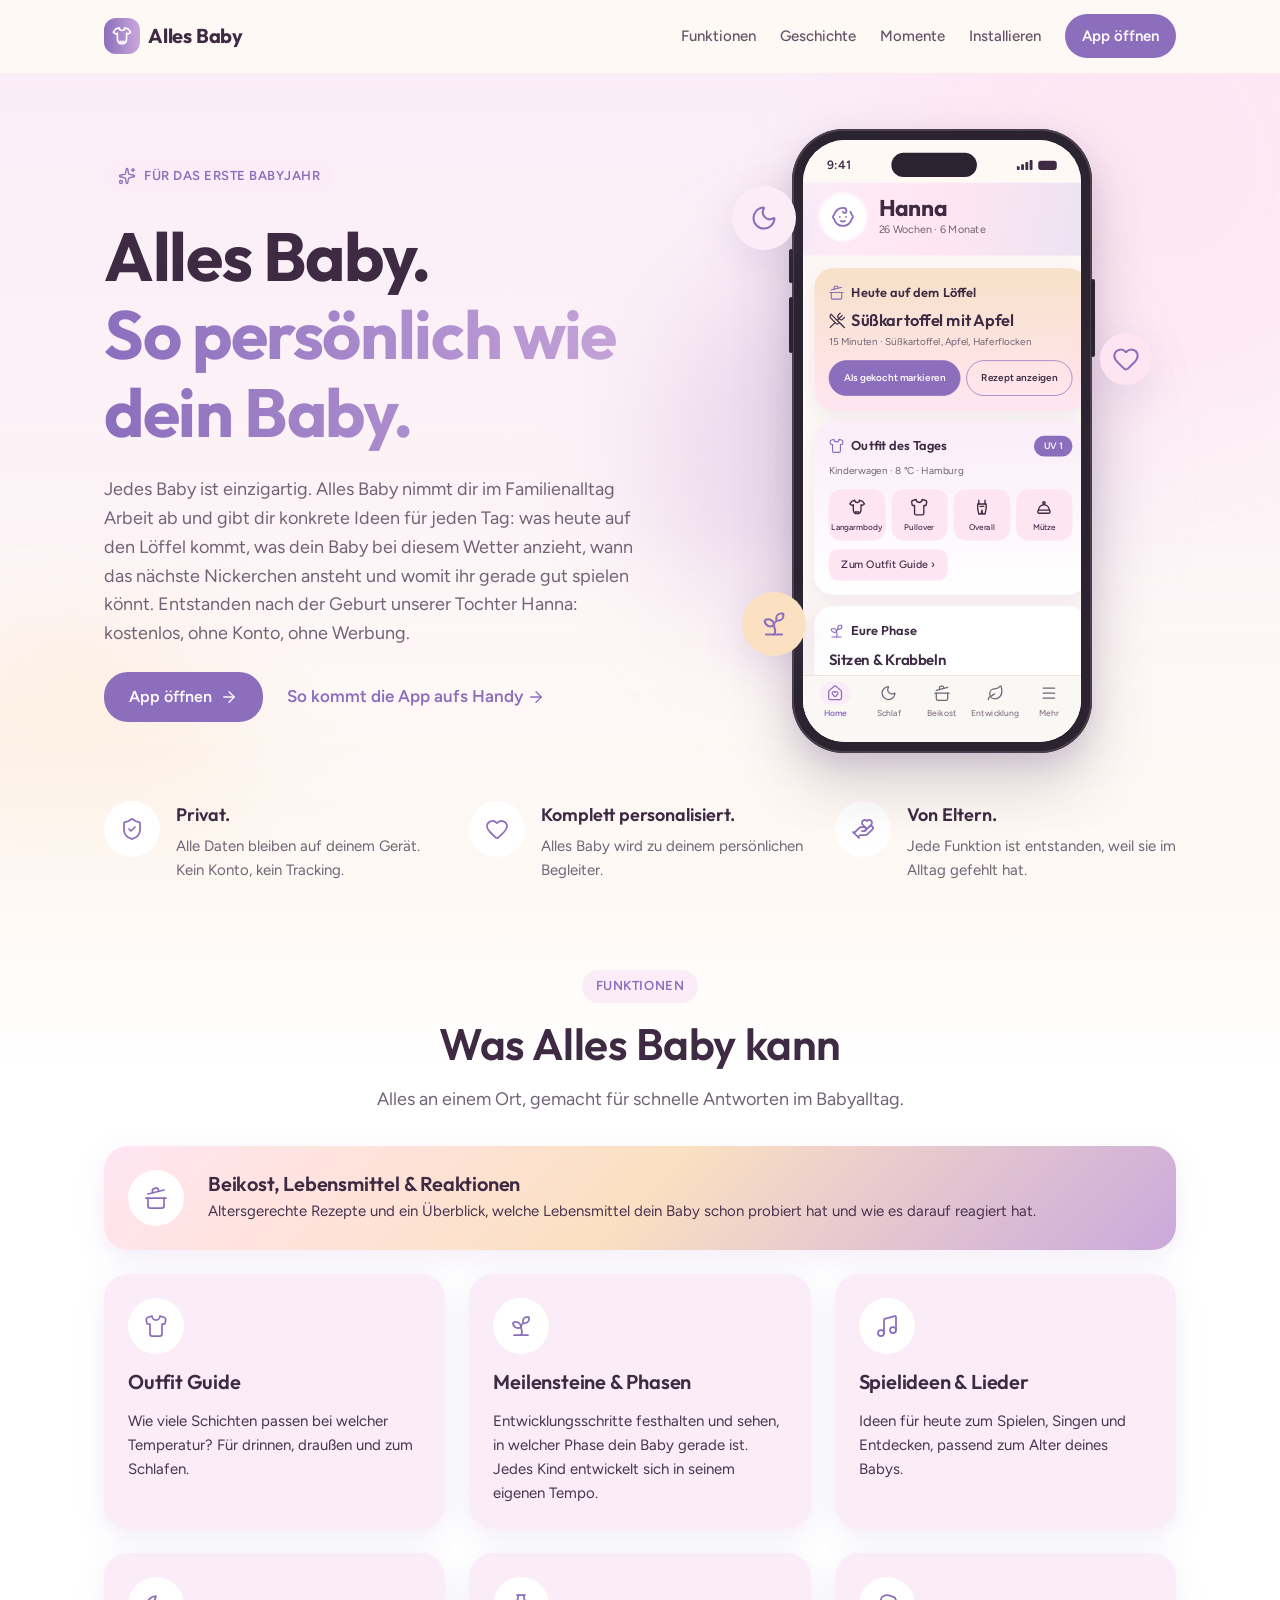
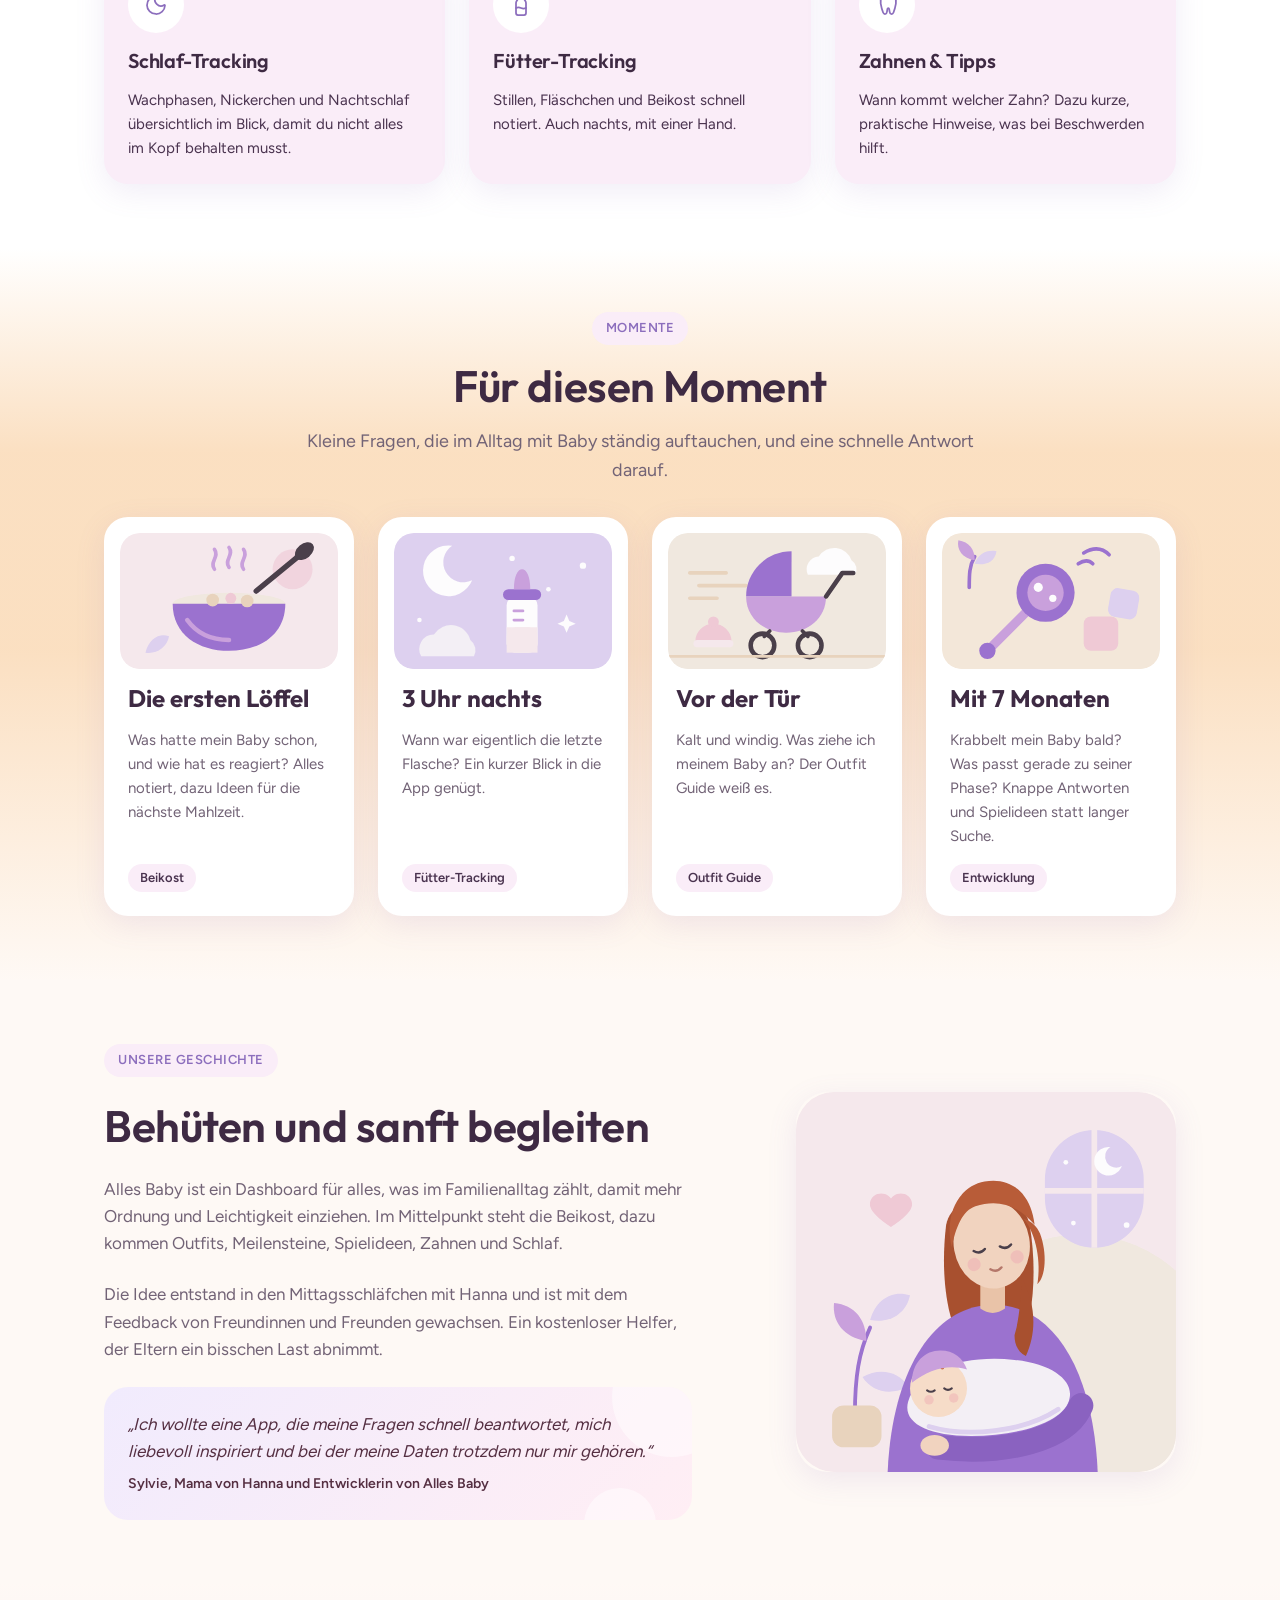
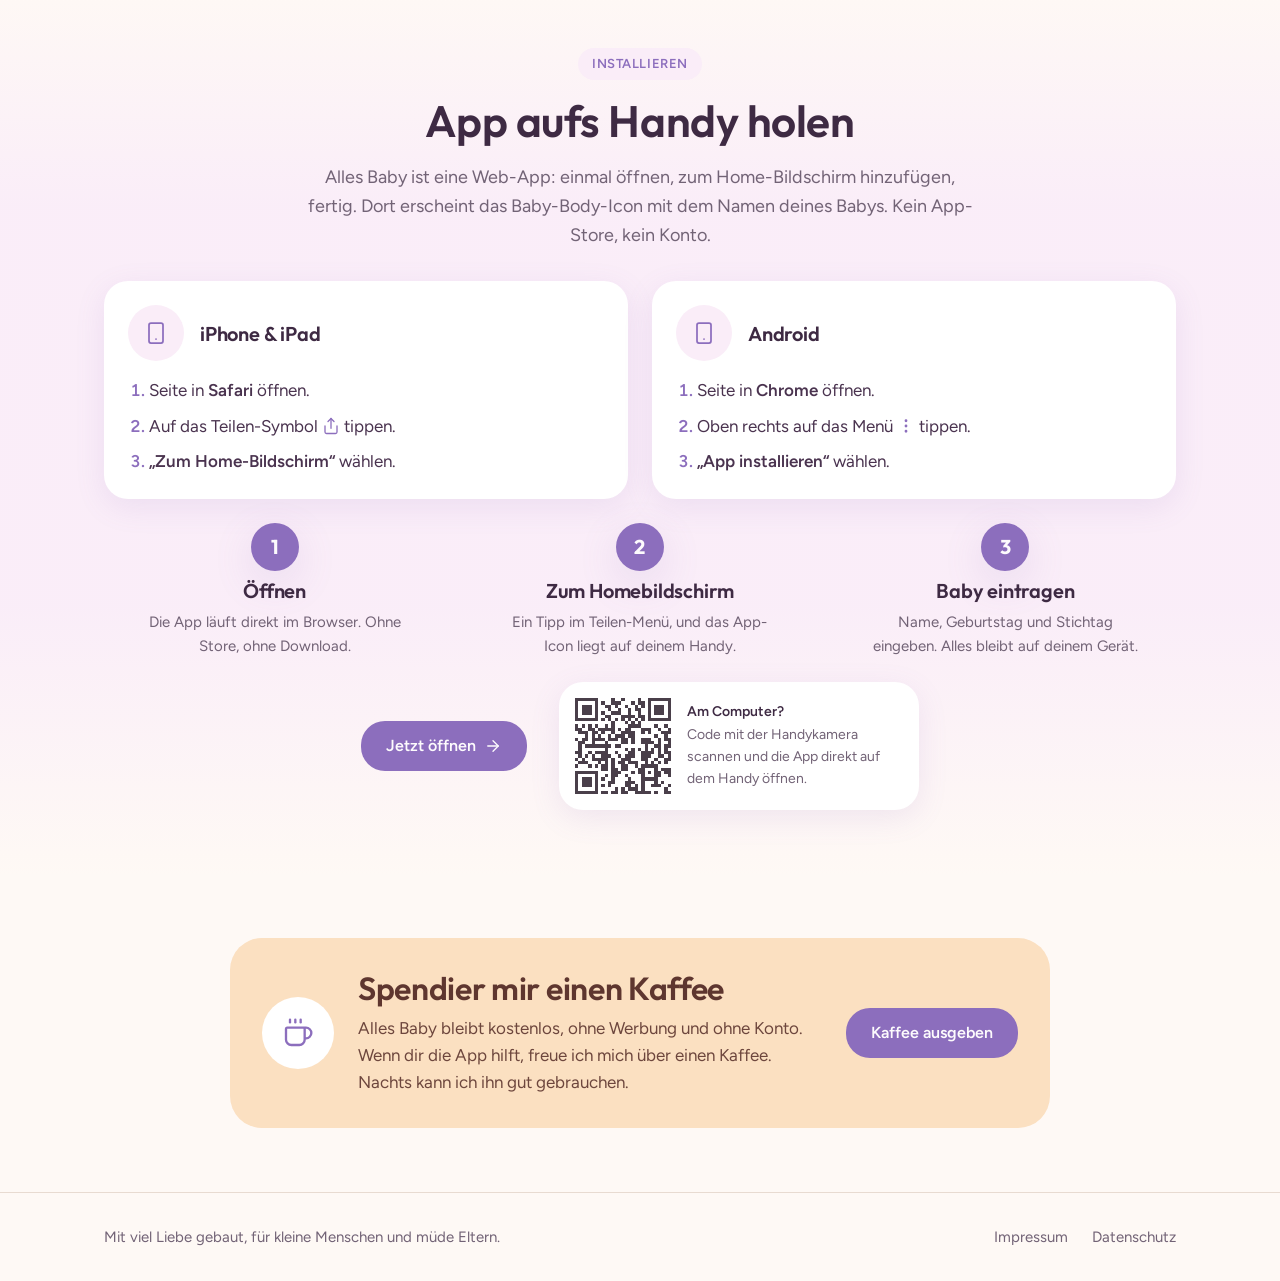
<file: index.html>
<!DOCTYPE html>
<html lang="de" class="no-js">
<head>
  <meta charset="utf-8">
  <meta name="viewport" content="width=device-width, initial-scale=1">
  <title>Alles Baby. Dein persönlicher Begleiter im Babyalltag</title>
  <meta name="description" content="Alles Baby ist die kostenlose Web-App für das erste Jahr: Beikost-Rezepte, Lebensmittel & Reaktionen, Outfit Guide, Meilensteine, Schlaf- und Fütter-Tracking. Ohne Konto, ohne Werbung, alle Daten bleiben auf deinem Gerät.">
  <meta name="theme-color" content="#faf7f2">
  <link rel="canonical" href="https://allesbabyapp.de/">

  <meta property="og:type" content="website">
  <meta property="og:locale" content="de_DE">
  <meta property="og:site_name" content="Alles Baby">
  <meta property="og:title" content="Alles Baby. Dein persönlicher Begleiter im Babyalltag">
  <meta property="og:description" content="Beikost, Outfits, Meilensteine, Schlaf und mehr. Kostenlos, ohne Konto, alle Daten bleiben auf deinem Gerät.">
  <meta property="og:url" content="https://allesbabyapp.de/">
  <meta property="og:image" content="https://allesbabyapp.de/assets/img/og-image.jpg">
  <meta property="og:image:secure_url" content="https://allesbabyapp.de/assets/img/og-image.jpg">
  <meta property="og:image:type" content="image/jpeg">
  <meta property="og:image:width" content="1200">
  <meta property="og:image:height" content="630">
  <meta property="og:image:alt" content="Alles Baby: So persönlich wie dein Baby. Startseite der App auf dem Handy.">
  <meta name="twitter:card" content="summary_large_image">
  <meta name="twitter:image" content="https://allesbabyapp.de/assets/img/og-image.jpg">

  <link rel="icon" href="https://allesbabyapp.de/assets/img/favicon-192.png" sizes="192x192" type="image/png">
  <link rel="icon" href="https://allesbabyapp.de/assets/img/favicon-32.png" sizes="32x32" type="image/png">
  <link rel="icon" href="https://allesbabyapp.de/favicon.ico" sizes="48x48">
  <link rel="apple-touch-icon" href="https://allesbabyapp.de/assets/img/apple-touch-icon.png">
  <link rel="preload" href="assets/fonts/outfit-latin-700-normal.woff2" as="font" type="font/woff2" crossorigin>
  <link rel="preload" href="assets/fonts/figtree-latin-400-normal.woff2" as="font" type="font/woff2" crossorigin>
  <link rel="stylesheet" href="assets/css/style.css">
</head>
<body id="top">
  <a class="skip-link" href="#inhalt">Zum Inhalt springen</a>

  <header class="site-header" id="header">
    <div class="container header-inner">
      <a class="brand" href="#top" aria-label="Alles Baby, nach oben">
        <span class="brand-mark"><svg class="icon" xmlns="http://www.w3.org/2000/svg" viewBox="0 0 24 24" fill="none" stroke="currentColor" stroke-width="1.75" stroke-linecap="round" stroke-linejoin="round" aria-hidden="true"><path d="M9 3a3 3 0 0 0 6 0l4 1.5 2.5 3.5-3 2L17 9v6c0 2.5-1.2 4.6-3 5.5h-4C8.2 19.6 7 17.5 7 15V9l-1.5 1-3-2L5 4.5Z"/><circle cx="10.5" cy="18.5" r=".6" fill="currentColor"/><circle cx="13.5" cy="18.5" r=".6" fill="currentColor"/></svg></span>
        Alles Baby
      </a>
      <nav class="main-nav" aria-label="Hauptnavigation">
        <a href="#funktionen">Funktionen</a>
        <a href="#geschichte">Geschichte</a>
        <a href="#momente">Momente</a>
        <a href="#installieren">Installieren</a>
        <a class="btn btn-sm" href="https://app.allesbabyapp.de" rel="noopener">App öffnen</a>
      </nav>
    </div>
  </header>

  <main id="inhalt">

    <!-- ================= HERO ================= -->
    <section class="hero">
      <div class="hero-bg" aria-hidden="true">
        <div class="blob blob-1"></div><div class="blob blob-2"></div><div class="blob blob-3"></div>
      </div>
      <div class="container hero-grid">
        <div class="hero-copy">
          <span class="kicker"><svg class="icon icon-sm" xmlns="http://www.w3.org/2000/svg" viewBox="0 0 24 24" fill="none" stroke="currentColor" stroke-width="1.75" stroke-linecap="round" stroke-linejoin="round" aria-hidden="true"><path d="M11.017 2.814a1 1 0 0 1 1.966 0l1.051 5.558a2 2 0 0 0 1.594 1.594l5.558 1.051a1 1 0 0 1 0 1.966l-5.558 1.051a2 2 0 0 0-1.594 1.594l-1.051 5.558a1 1 0 0 1-1.966 0l-1.051-5.558a2 2 0 0 0-1.594-1.594l-5.558-1.051a1 1 0 0 1 0-1.966l5.558-1.051a2 2 0 0 0 1.594-1.594z" /> <path d="M20 2v4" /> <path d="M22 4h-4" /> <circle cx="4" cy="20" r="2" /></svg> Für das erste Babyjahr</span>
          <h1>Alles Baby. <span class="text-gradient">So persönlich wie dein Baby.</span></h1>
          <p class="lead">
            Jedes Baby ist einzigartig. Alles Baby nimmt dir im Familienalltag Arbeit ab und gibt dir
            konkrete Ideen für jeden Tag: was heute auf den Löffel kommt, was dein Baby bei diesem Wetter
            anzieht, wann das nächste Nickerchen ansteht und womit ihr gerade gut spielen könnt.
            Entstanden nach der Geburt unserer Tochter Hanna: kostenlos, ohne Konto, ohne Werbung.
          </p>
          <div class="hero-actions">
            <a class="btn" href="https://app.allesbabyapp.de" rel="noopener">App öffnen <svg class="icon icon-sm" xmlns="http://www.w3.org/2000/svg" viewBox="0 0 24 24" fill="none" stroke="currentColor" stroke-width="1.75" stroke-linecap="round" stroke-linejoin="round" aria-hidden="true"><path d="M5 12h14" /> <path d="m12 5 7 7-7 7" /></svg></a>
            <a class="text-link" href="#installieren">So kommt die App aufs Handy <svg class="icon icon-sm" xmlns="http://www.w3.org/2000/svg" viewBox="0 0 24 24" fill="none" stroke="currentColor" stroke-width="1.75" stroke-linecap="round" stroke-linejoin="round" aria-hidden="true"><path d="M5 12h14" /> <path d="m12 5 7 7-7 7" /></svg></a>
          </div>
        </div>

        <div class="phone-wrap" aria-hidden="true">
          <span class="deco deco-moon"><svg class="icon" xmlns="http://www.w3.org/2000/svg" viewBox="0 0 24 24" fill="none" stroke="currentColor" stroke-width="1.75" stroke-linecap="round" stroke-linejoin="round" aria-hidden="true"><path d="M20.985 12.486a9 9 0 1 1-9.473-9.472c.405-.022.617.46.402.803a6 6 0 0 0 8.268 8.268c.344-.215.825-.004.803.401" /></svg></span>
          <span class="deco deco-leaf"><svg class="icon" xmlns="http://www.w3.org/2000/svg" viewBox="0 0 24 24" fill="none" stroke="currentColor" stroke-width="1.75" stroke-linecap="round" stroke-linejoin="round" aria-hidden="true"><path d="M14 9.536V7a4 4 0 0 1 4-4h1.5a.5.5 0 0 1 .5.5V5a4 4 0 0 1-4 4 4 4 0 0 0-4 4c0 2 1 3 1 5a5 5 0 0 1-1 3" /> <path d="M4 9a5 5 0 0 1 8 4 5 5 0 0 1-8-4" /> <path d="M5 21h14" /></svg></span>
          <span class="deco deco-heart"><svg class="icon" xmlns="http://www.w3.org/2000/svg" viewBox="0 0 24 24" fill="none" stroke="currentColor" stroke-width="1.75" stroke-linecap="round" stroke-linejoin="round" aria-hidden="true"><path d="M2 9.5a5.5 5.5 0 0 1 9.591-3.676.56.56 0 0 0 .818 0A5.49 5.49 0 0 1 22 9.5c0 2.29-1.5 4-3 5.5l-5.492 5.313a2 2 0 0 1-3 .019L5 15c-1.5-1.5-3-3.2-3-5.5" /></svg></span>
          <div class="phone">
            <span class="phone-btn phone-btn-l1"></span><span class="phone-btn phone-btn-l2"></span><span class="phone-btn phone-btn-r"></span>
            <div class="phone-screen">
              <div class="app">
                <div class="app-status"><span>9:41</span><span class="app-island"></span><span class="app-sys"><i></i><i></i><i></i><i></i><b></b></span></div>
                <header class="app-hdr">
                  <div class="app-av"><svg class="icon" xmlns="http://www.w3.org/2000/svg" viewBox="0 0 24 24" fill="none" stroke="currentColor" stroke-width="1.75" stroke-linecap="round" stroke-linejoin="round" aria-hidden="true"><path d="M10 16c.5.3 1.2.5 2 .5s1.5-.2 2-.5" /> <path d="M15 12h.01" /> <path d="M19.38 6.813A9 9 0 0 1 20.8 10.2a2 2 0 0 1 0 3.6 9 9 0 0 1-17.6 0 2 2 0 0 1 0-3.6A9 9 0 0 1 12 3c2 0 3.5 1.1 3.5 2.5s-.9 2.5-2 2.5c-.8 0-1.5-.4-1.5-1" /> <path d="M9 12h.01" /></svg></div>
                  <div><strong>Hanna</strong><small>26 Wochen · 6 Monate</small></div>
                </header>
                <div class="app-body">
                  <section class="app-card app-spoon">
                    <h4><svg class="icon" xmlns="http://www.w3.org/2000/svg" viewBox="0 0 24 24" fill="none" stroke="currentColor" stroke-width="1.75" stroke-linecap="round" stroke-linejoin="round" aria-hidden="true"><path d="M2 12h20" /> <path d="M20 12v8a2 2 0 0 1-2 2H6a2 2 0 0 1-2-2v-8" /> <path d="m4 8 16-4" /> <path d="m8.86 6.78-.45-1.81a2 2 0 0 1 1.45-2.43l1.94-.48a2 2 0 0 1 2.43 1.46l.45 1.8" /></svg> Heute auf dem Löffel</h4>
                    <p class="app-recipe"><svg class="icon" xmlns="http://www.w3.org/2000/svg" viewBox="0 0 24 24" fill="none" stroke="currentColor" stroke-width="1.75" stroke-linecap="round" stroke-linejoin="round" aria-hidden="true"><path d="m16 2-2.3 2.3a3 3 0 0 0 0 4.2l1.8 1.8a3 3 0 0 0 4.2 0L22 8" /> <path d="M15 15 3.3 3.3a4.2 4.2 0 0 0 0 6l7.3 7.3c.7.7 2 .7 2.8 0L15 15Zm0 0 7 7" /> <path d="m2.1 21.8 6.4-6.3" /> <path d="m19 5-7 7" /></svg> Süßkartoffel mit Apfel</p>
                    <p class="app-meta">15 Minuten · Süßkartoffel, Apfel, Haferflocken</p>
                    <div class="app-btns"><span class="app-btn">Als gekocht markieren</span><span class="app-btn ghost">Rezept anzeigen</span></div>
                  </section>
                  <section class="app-card app-outfit">
                    <h4><svg class="icon" xmlns="http://www.w3.org/2000/svg" viewBox="0 0 24 24" fill="none" stroke="currentColor" stroke-width="1.75" stroke-linecap="round" stroke-linejoin="round" aria-hidden="true"><path d="M20.38 3.46 16 2a4 4 0 0 1-8 0L3.62 3.46a2 2 0 0 0-1.34 2.23l.58 3.47a1 1 0 0 0 .99.84H6v10c0 1.1.9 2 2 2h8a2 2 0 0 0 2-2V10h2.15a1 1 0 0 0 .99-.84l.58-3.47a2 2 0 0 0-1.34-2.23z" /></svg> Outfit des Tages <em class="app-uv">UV 1</em></h4>
                    <p class="app-meta">Kinderwagen · 8 °C · Hamburg</p>
                    <div class="app-tiles">
                      <span><svg class="icon" xmlns="http://www.w3.org/2000/svg" viewBox="0 0 24 24" fill="none" stroke="currentColor" stroke-width="1.75" stroke-linecap="round" stroke-linejoin="round" aria-hidden="true"><path d="M9 3a3 3 0 0 0 6 0l4 1.5 2.5 3.5-3 2L17 9v6c0 2.5-1.2 4.6-3 5.5h-4C8.2 19.6 7 17.5 7 15V9l-1.5 1-3-2L5 4.5Z"/><circle cx="10.5" cy="18.5" r=".6" fill="currentColor"/><circle cx="13.5" cy="18.5" r=".6" fill="currentColor"/></svg>Langarmbody</span>
                      <span><svg class="icon" xmlns="http://www.w3.org/2000/svg" viewBox="0 0 24 24" fill="none" stroke="currentColor" stroke-width="1.75" stroke-linecap="round" stroke-linejoin="round" aria-hidden="true"><path d="M20.38 3.46 16 2a4 4 0 0 1-8 0L3.62 3.46a2 2 0 0 0-1.34 2.23l.58 3.47a1 1 0 0 0 .99.84H6v10c0 1.1.9 2 2 2h8a2 2 0 0 0 2-2V10h2.15a1 1 0 0 0 .99-.84l.58-3.47a2 2 0 0 0-1.34-2.23z" /></svg>Pullover</span>
                      <span><svg class="icon" xmlns="http://www.w3.org/2000/svg" viewBox="0 0 24 24" fill="none" stroke="currentColor" stroke-width="1.75" stroke-linecap="round" stroke-linejoin="round" aria-hidden="true"><path d="M8 3v5M16 3v5"/><path d="M6.5 8h11v6l-1.5 7h-3l-1-5-1 5H8l-1.5-7Z"/><path d="M9.5 11h5"/></svg>Overall</span>
                      <span><svg class="icon" xmlns="http://www.w3.org/2000/svg" viewBox="0 0 24 24" fill="none" stroke="currentColor" stroke-width="1.75" stroke-linecap="round" stroke-linejoin="round" aria-hidden="true"><path d="M5 16a7 7 0 0 1 14 0"/><rect x="4" y="16" width="16" height="4" rx="2"/><circle cx="12" cy="6.5" r="1.5"/></svg>Mütze</span>
                    </div>
                    <span class="app-chip">Zum Outfit Guide ›</span>
                  </section>
                  <section class="app-card">
                    <h4><svg class="icon" xmlns="http://www.w3.org/2000/svg" viewBox="0 0 24 24" fill="none" stroke="currentColor" stroke-width="1.75" stroke-linecap="round" stroke-linejoin="round" aria-hidden="true"><path d="M14 9.536V7a4 4 0 0 1 4-4h1.5a.5.5 0 0 1 .5.5V5a4 4 0 0 1-4 4 4 4 0 0 0-4 4c0 2 1 3 1 5a5 5 0 0 1-1 3" /> <path d="M4 9a5 5 0 0 1 8 4 5 5 0 0 1-8-4" /> <path d="M5 21h14" /></svg> Eure Phase</h4>
                    <p class="app-phase">Sitzen &amp; Krabbeln</p>
                    <p class="app-meta">6 bis 9 Monate · 4 Spielideen für diese Phase</p>
                  </section>
                </div>
                <nav class="app-nav">
                  <span class="on"><i><svg class="icon" xmlns="http://www.w3.org/2000/svg" viewBox="0 0 24 24" fill="none" stroke="currentColor" stroke-width="1.75" stroke-linecap="round" stroke-linejoin="round" aria-hidden="true"><path d="M8.62 13.8A2.25 2.25 0 1 1 12 10.836a2.25 2.25 0 1 1 3.38 2.966l-2.626 2.856a.998.998 0 0 1-1.507 0z" /> <path d="M3 10a2 2 0 0 1 .709-1.528l7-6a2 2 0 0 1 2.582 0l7 6A2 2 0 0 1 21 10v9a2 2 0 0 1-2 2H5a2 2 0 0 1-2-2z" /></svg></i>Home</span>
                  <span><i><svg class="icon" xmlns="http://www.w3.org/2000/svg" viewBox="0 0 24 24" fill="none" stroke="currentColor" stroke-width="1.75" stroke-linecap="round" stroke-linejoin="round" aria-hidden="true"><path d="M20.985 12.486a9 9 0 1 1-9.473-9.472c.405-.022.617.46.402.803a6 6 0 0 0 8.268 8.268c.344-.215.825-.004.803.401" /></svg></i>Schlaf</span>
                  <span><i><svg class="icon" xmlns="http://www.w3.org/2000/svg" viewBox="0 0 24 24" fill="none" stroke="currentColor" stroke-width="1.75" stroke-linecap="round" stroke-linejoin="round" aria-hidden="true"><path d="M2 12h20" /> <path d="M20 12v8a2 2 0 0 1-2 2H6a2 2 0 0 1-2-2v-8" /> <path d="m4 8 16-4" /> <path d="m8.86 6.78-.45-1.81a2 2 0 0 1 1.45-2.43l1.94-.48a2 2 0 0 1 2.43 1.46l.45 1.8" /></svg></i>Beikost</span>
                  <span><i><svg class="icon" xmlns="http://www.w3.org/2000/svg" viewBox="0 0 24 24" fill="none" stroke="currentColor" stroke-width="1.75" stroke-linecap="round" stroke-linejoin="round" aria-hidden="true"><path d="M11 20a10 10 0 0010-10 25.9 25.9 0 00-1.04-7.281 1 1 0 00-1.755-.325C15.833 5.5 13 5.5 9.8 6.1A7 7 0 0011 20" /> <path d="M2 21a5 5 0 012.911-4.544C7.613 15.212 8.351 15.24 11 13" /></svg></i>Entwicklung</span>
                  <span><i><svg class="icon" xmlns="http://www.w3.org/2000/svg" viewBox="0 0 24 24" fill="none" stroke="currentColor" stroke-width="1.75" stroke-linecap="round" stroke-linejoin="round" aria-hidden="true"><path d="M4 5h16" /> <path d="M4 12h16" /> <path d="M4 19h16" /></svg></i>Mehr</span>
                </nav>
              </div>
            </div>
          </div>
        </div>
      </div>

      <!-- Werte: sitzen noch im Hero-Verlauf, damit der Übergang weich bleibt -->
      <div class="container values-grid" aria-label="Was Alles Baby ausmacht">
        <div class="value reveal">
          <div class="icon-badge white"><svg class="icon" xmlns="http://www.w3.org/2000/svg" viewBox="0 0 24 24" fill="none" stroke="currentColor" stroke-width="1.75" stroke-linecap="round" stroke-linejoin="round" aria-hidden="true"><path d="M20 13c0 5-3.5 7.5-7.66 8.95a1 1 0 0 1-.67-.01C7.5 20.5 4 18 4 13V6a1 1 0 0 1 1-1c2 0 4.5-1.2 6.24-2.72a1.17 1.17 0 0 1 1.52 0C14.51 3.81 17 5 19 5a1 1 0 0 1 1 1z" /> <path d="m9 12 2 2 4-4" /></svg></div>
          <div><strong>Privat.</strong><p>Alle Daten bleiben auf deinem Gerät. Kein Konto, kein Tracking.</p></div>
        </div>
        <div class="value reveal">
          <div class="icon-badge white"><svg class="icon" xmlns="http://www.w3.org/2000/svg" viewBox="0 0 24 24" fill="none" stroke="currentColor" stroke-width="1.75" stroke-linecap="round" stroke-linejoin="round" aria-hidden="true"><path d="M2 9.5a5.5 5.5 0 0 1 9.591-3.676.56.56 0 0 0 .818 0A5.49 5.49 0 0 1 22 9.5c0 2.29-1.5 4-3 5.5l-5.492 5.313a2 2 0 0 1-3 .019L5 15c-1.5-1.5-3-3.2-3-5.5" /></svg></div>
          <div><strong>Komplett personalisiert.</strong><p>Alles Baby wird zu deinem persönlichen Begleiter.</p></div>
        </div>
        <div class="value reveal">
          <div class="icon-badge white"><svg class="icon" xmlns="http://www.w3.org/2000/svg" viewBox="0 0 24 24" fill="none" stroke="currentColor" stroke-width="1.75" stroke-linecap="round" stroke-linejoin="round" aria-hidden="true"><path d="M11 14h2a2 2 0 0 0 0-4h-3c-.6 0-1.1.2-1.4.6L3 16" /> <path d="m14.45 13.39 5.05-4.694C20.196 8 21 6.85 21 5.75a2.75 2.75 0 0 0-4.797-1.837.276.276 0 0 1-.406 0A2.75 2.75 0 0 0 11 5.75c0 1.2.802 2.248 1.5 2.946L16 11.95" /> <path d="m2 15 6 6" /> <path d="m7 20 1.6-1.4c.3-.4.8-.6 1.4-.6h4c1.1 0 2.1-.4 2.8-1.2l4.6-4.4a1 1 0 0 0-2.75-2.91" /></svg></div>
          <div><strong>Von Eltern.</strong><p>Jede Funktion ist entstanden, weil sie im Alltag gefehlt hat.</p></div>
        </div>
      </div>
    </section>

    <!-- ================= FUNKTIONEN ================= -->
    <section class="section features" id="funktionen">
      <div class="container">
        <div class="section-head reveal">
          <span class="kicker">Funktionen</span>
          <h2>Was Alles Baby kann</h2>
          <p class="lead">Alles an einem Ort, gemacht für schnelle Antworten im Babyalltag.</p>
        </div>
        <div class="features-grid">
          <article class="feature-card wide reveal">
            <div class="icon-badge"><svg class="icon" xmlns="http://www.w3.org/2000/svg" viewBox="0 0 24 24" fill="none" stroke="currentColor" stroke-width="1.75" stroke-linecap="round" stroke-linejoin="round" aria-hidden="true"><path d="M2 12h20" /> <path d="M20 12v8a2 2 0 0 1-2 2H6a2 2 0 0 1-2-2v-8" /> <path d="m4 8 16-4" /> <path d="m8.86 6.78-.45-1.81a2 2 0 0 1 1.45-2.43l1.94-.48a2 2 0 0 1 2.43 1.46l.45 1.8" /></svg></div>
            <div>
              <h3>Beikost, Lebensmittel &amp; Reaktionen</h3>
              <p>Altersgerechte Rezepte und ein Überblick, welche Lebensmittel dein Baby schon probiert hat und wie es darauf reagiert hat.</p>
            </div>
          </article>
          <article class="feature-card reveal">
            <div class="icon-badge"><svg class="icon" xmlns="http://www.w3.org/2000/svg" viewBox="0 0 24 24" fill="none" stroke="currentColor" stroke-width="1.75" stroke-linecap="round" stroke-linejoin="round" aria-hidden="true"><path d="M20.38 3.46 16 2a4 4 0 0 1-8 0L3.62 3.46a2 2 0 0 0-1.34 2.23l.58 3.47a1 1 0 0 0 .99.84H6v10c0 1.1.9 2 2 2h8a2 2 0 0 0 2-2V10h2.15a1 1 0 0 0 .99-.84l.58-3.47a2 2 0 0 0-1.34-2.23z" /></svg></div>
            <h3>Outfit Guide</h3>
            <p>Wie viele Schichten passen bei welcher Temperatur? Für drinnen, draußen und zum Schlafen.</p>
          </article>
          <article class="feature-card reveal">
            <div class="icon-badge"><svg class="icon" xmlns="http://www.w3.org/2000/svg" viewBox="0 0 24 24" fill="none" stroke="currentColor" stroke-width="1.75" stroke-linecap="round" stroke-linejoin="round" aria-hidden="true"><path d="M14 9.536V7a4 4 0 0 1 4-4h1.5a.5.5 0 0 1 .5.5V5a4 4 0 0 1-4 4 4 4 0 0 0-4 4c0 2 1 3 1 5a5 5 0 0 1-1 3" /> <path d="M4 9a5 5 0 0 1 8 4 5 5 0 0 1-8-4" /> <path d="M5 21h14" /></svg></div>
            <h3>Meilensteine &amp; Phasen</h3>
            <p>Entwicklungsschritte festhalten und sehen, in welcher Phase dein Baby gerade ist. Jedes Kind entwickelt sich in seinem eigenen Tempo.</p>
          </article>
          <article class="feature-card reveal">
            <div class="icon-badge"><svg class="icon" xmlns="http://www.w3.org/2000/svg" viewBox="0 0 24 24" fill="none" stroke="currentColor" stroke-width="1.75" stroke-linecap="round" stroke-linejoin="round" aria-hidden="true"><path d="M21 16V3a1 1 0 0 0-1.28-.96l-10 2.917a1 1 0 0 0-.72.96V19" /> <circle cx="18" cy="16" r="3" /> <circle cx="6" cy="19" r="3" /></svg></div>
            <h3>Spielideen &amp; Lieder</h3>
            <p>Ideen für heute zum Spielen, Singen und Entdecken, passend zum Alter deines Babys.</p>
          </article>
          <article class="feature-card reveal">
            <div class="icon-badge"><svg class="icon" xmlns="http://www.w3.org/2000/svg" viewBox="0 0 24 24" fill="none" stroke="currentColor" stroke-width="1.75" stroke-linecap="round" stroke-linejoin="round" aria-hidden="true"><path d="M20.985 12.486a9 9 0 1 1-9.473-9.472c.405-.022.617.46.402.803a6 6 0 0 0 8.268 8.268c.344-.215.825-.004.803.401" /></svg></div>
            <h3>Schlaf-Tracking</h3>
            <p>Wachphasen, Nickerchen und Nachtschlaf übersichtlich im Blick, damit du nicht alles im Kopf behalten musst.</p>
          </article>
          <article class="feature-card reveal">
            <div class="icon-badge"><svg class="icon" xmlns="http://www.w3.org/2000/svg" viewBox="0 0 24 24" fill="none" stroke="currentColor" stroke-width="1.75" stroke-linecap="round" stroke-linejoin="round" aria-hidden="true"><path d="M8 2h8" /> <path d="M9 2v2.789a4 4 0 0 1-.672 2.219l-.656.984A4 4 0 0 0 7 10.212V20a2 2 0 0 0 2 2h6a2 2 0 0 0 2-2v-9.789a4 4 0 0 0-.672-2.219l-.656-.984A4 4 0 0 1 15 4.788V2" /> <path d="M7 15a6.472 6.472 0 0 1 5 0 6.47 6.47 0 0 0 5 0" /></svg></div>
            <h3>Fütter-Tracking</h3>
            <p>Stillen, Fläschchen und Beikost schnell notiert. Auch nachts, mit einer Hand.</p>
          </article>
          <article class="feature-card reveal">
            <div class="icon-badge"><svg class="icon" xmlns="http://www.w3.org/2000/svg" viewBox="0 0 24 24" fill="none" stroke="currentColor" stroke-width="1.75" stroke-linecap="round" stroke-linejoin="round" aria-hidden="true"><path d="M12 2c-2.2 0-4.1.9-5.3 2.6C5.6 6.2 5.3 8.3 5.7 10.6c.5 2.9 1.4 6.4 2.4 8.9.4 1 1.3 1.7 2.3 1.5.9-.2 1.4-1.1 1.6-2.4l.4-2.6c.1-.7.5-1 .9-1s.8.3.9 1l.4 2.6c.2 1.3.7 2.2 1.6 2.4 1 .2 1.9-.5 2.3-1.5 1-2.5 1.9-6 2.4-8.9.4-2.3.1-4.4-1-6C16.1 2.9 14.2 2 12 2Z"/></svg></div>
            <h3>Zahnen &amp; Tipps</h3>
            <p>Wann kommt welcher Zahn? Dazu kurze, praktische Hinweise, was bei Beschwerden hilft.</p>
          </article>
        </div>
      </div>
    </section>

    <!-- ================= MOMENTE ================= -->
    <section class="section moments" id="momente">
      <div class="container">
        <div class="section-head reveal">
          <span class="kicker">Momente</span>
          <h2>Für diesen Moment</h2>
          <p class="lead">Kleine Fragen, die im Alltag mit Baby ständig auftauchen, und eine schnelle Antwort darauf.</p>
        </div>
        <div class="moments-grid">
          <article class="moment reveal">
            <img class="moment-illu" src="assets/img/illu/moment-loeffel.svg" alt="" width="240" height="150" loading="lazy">
            <div class="moment-time">Die ersten Löffel</div>
            <p>Was hatte mein Baby schon, und wie hat es reagiert? Alles notiert, dazu Ideen für die nächste Mahlzeit.</p>
            <span class="moment-tag">Beikost</span>
          </article>
          <article class="moment reveal">
            <img class="moment-illu" src="assets/img/illu/moment-nacht.svg" alt="" width="240" height="150" loading="lazy">
            <div class="moment-time">3 Uhr nachts</div>
            <p>Wann war eigentlich die letzte Flasche? Ein kurzer Blick in die App genügt.</p>
            <span class="moment-tag">Fütter-Tracking</span>
          </article>
          <article class="moment reveal">
            <img class="moment-illu" src="assets/img/illu/moment-draussen.svg" alt="" width="240" height="150" loading="lazy">
            <div class="moment-time">Vor der Tür</div>
            <p>Kalt und windig. Was ziehe ich meinem Baby an? Der Outfit Guide weiß es.</p>
            <span class="moment-tag">Outfit Guide</span>
          </article>
          <article class="moment reveal">
            <img class="moment-illu" src="assets/img/illu/moment-woche.svg" alt="" width="240" height="150" loading="lazy">
            <div class="moment-time">Mit 7 Monaten</div>
            <p>Krabbelt mein Baby bald? Was passt gerade zu seiner Phase? Knappe Antworten und Spielideen statt langer Suche.</p>
            <span class="moment-tag">Entwicklung</span>
          </article>
        </div>
      </div>
    </section>

    <!-- ================= GESCHICHTE ================= -->
    <section class="section" id="geschichte">
      <div class="container story-grid">
        <div class="story-copy reveal">
          <span class="kicker">Unsere Geschichte</span>
          <h2>Behüten und sanft begleiten</h2>
          <p>
            Alles Baby ist ein Dashboard für alles, was im Familienalltag zählt, damit mehr Ordnung und
            Leichtigkeit einziehen. Im Mittelpunkt steht die Beikost, dazu kommen Outfits, Meilensteine,
            Spielideen, Zahnen und Schlaf.
          </p>
          <p>
            Die Idee entstand in den Mittagsschläfchen mit Hanna und ist mit dem Feedback von Freundinnen
            und Freunden gewachsen. Ein kostenloser Helfer, der Eltern ein bisschen Last abnimmt.
          </p>
          <blockquote class="quote">
            <p>„Ich wollte eine App, die meine Fragen schnell beantwortet, mich liebevoll inspiriert und bei der meine Daten trotzdem nur mir gehören.“</p>
            <footer>Sylvie, Mama von Hanna und Entwicklerin von Alles Baby</footer>
          </blockquote>
        </div>
        <img class="story-visual reveal" src="assets/img/illu/story.svg" alt="Illustration: Mama hält ihr Baby im Arm, draußen scheint der Mond" width="400" height="400" loading="lazy">
      </div>
    </section>

    <!-- ================= INSTALLIEREN ================= -->
    <section class="section install" id="installieren">
      <div class="container">
        <div class="section-head reveal">
          <span class="kicker">Installieren</span>
          <h2>App aufs Handy holen</h2>
          <p class="lead">
            Alles Baby ist eine Web-App: einmal öffnen, zum Home-Bildschirm hinzufügen, fertig.
            Dort erscheint das Baby-Body-Icon mit dem Namen deines Babys. Kein App-Store, kein Konto.
          </p>
        </div>

        <div class="install-grid">
          <div class="platform-card reveal">
            <header><div class="icon-badge"><svg class="icon" xmlns="http://www.w3.org/2000/svg" viewBox="0 0 24 24" fill="none" stroke="currentColor" stroke-width="1.75" stroke-linecap="round" stroke-linejoin="round" aria-hidden="true"><rect width="14" height="20" x="5" y="2" rx="2" ry="2" /> <path d="M12 18h.01" /></svg></div><h3>iPhone &amp; iPad</h3></header>
            <ol>
              <li>Seite in <strong>Safari</strong> öffnen.</li>
              <li>Auf das Teilen-Symbol <span class="inline-icon"><svg class="icon" xmlns="http://www.w3.org/2000/svg" viewBox="0 0 24 24" fill="none" stroke="currentColor" stroke-width="1.75" stroke-linecap="round" stroke-linejoin="round" aria-hidden="true"><path d="M12 2v13" /> <path d="m16 6-4-4-4 4" /> <path d="M4 12v8a2 2 0 0 0 2 2h12a2 2 0 0 0 2-2v-8" /></svg></span> tippen.</li>
              <li><strong>„Zum Home-Bildschirm“</strong> wählen.</li>
            </ol>
          </div>
          <div class="platform-card reveal">
            <header><div class="icon-badge"><svg class="icon" xmlns="http://www.w3.org/2000/svg" viewBox="0 0 24 24" fill="none" stroke="currentColor" stroke-width="1.75" stroke-linecap="round" stroke-linejoin="round" aria-hidden="true"><rect width="14" height="20" x="5" y="2" rx="2" ry="2" /> <path d="M12 18h.01" /></svg></div><h3>Android</h3></header>
            <ol>
              <li>Seite in <strong>Chrome</strong> öffnen.</li>
              <li>Oben rechts auf das Menü <span class="inline-icon"><svg class="icon" xmlns="http://www.w3.org/2000/svg" viewBox="0 0 24 24" fill="none" stroke="currentColor" stroke-width="1.75" stroke-linecap="round" stroke-linejoin="round" aria-hidden="true"><circle cx="12" cy="12" r="1" /> <circle cx="12" cy="5" r="1" /> <circle cx="12" cy="19" r="1" /></svg></span> tippen.</li>
              <li><strong>„App installieren“</strong> wählen.</li>
            </ol>
          </div>
        </div>

        <div class="steps">
          <div class="step reveal"><div class="step-num">1</div><h3>Öffnen</h3><p>Die App läuft direkt im Browser. Ohne Store, ohne Download.</p></div>
          <div class="step reveal"><div class="step-num">2</div><h3>Zum Homebildschirm</h3><p>Ein Tipp im Teilen-Menü, und das App-Icon liegt auf deinem Handy.</p></div>
          <div class="step reveal"><div class="step-num">3</div><h3>Baby eintragen</h3><p>Name, Geburtstag und Stichtag eingeben. Alles bleibt auf deinem Gerät.</p></div>
        </div>
        <div class="install-cta">
          <a class="btn" href="https://app.allesbabyapp.de" rel="noopener">Jetzt öffnen <svg class="icon icon-sm" xmlns="http://www.w3.org/2000/svg" viewBox="0 0 24 24" fill="none" stroke="currentColor" stroke-width="1.75" stroke-linecap="round" stroke-linejoin="round" aria-hidden="true"><path d="M5 12h14" /> <path d="m12 5 7 7-7 7" /></svg></a>
          <div class="qr-card">
            <img src="assets/img/qr-app.svg" alt="QR-Code zur App" width="96" height="96">
            <p><strong>Am Computer?</strong><br>Code mit der Handykamera scannen und die App direkt auf dem Handy öffnen.</p>
          </div>
        </div>
      </div>
    </section>

    <!-- ================= KAFFEE ================= -->
    <section class="section" aria-labelledby="kaffee-titel">
      <div class="container">
        <div class="coffee-card reveal">
          <div class="icon-badge"><svg class="icon" xmlns="http://www.w3.org/2000/svg" viewBox="0 0 24 24" fill="none" stroke="currentColor" stroke-width="1.75" stroke-linecap="round" stroke-linejoin="round" aria-hidden="true"><path d="M10 2v2" /> <path d="M14 2v2" /> <path d="M16 8a1 1 0 0 1 1 1v8a4 4 0 0 1-4 4H7a4 4 0 0 1-4-4V9a1 1 0 0 1 1-1h14a4 4 0 1 1 0 8h-1" /> <path d="M6 2v2" /></svg></div>
          <div>
            <h2 id="kaffee-titel">Spendier mir einen Kaffee</h2>
            <p>Alles Baby bleibt kostenlos, ohne Werbung und ohne Konto. Wenn dir die App hilft, freue ich mich über einen Kaffee. Nachts kann ich ihn gut gebrauchen.</p>
          </div>
          <a class="btn" href="https://buymeacoffee.com/allesbaby" target="_blank" rel="noopener">Kaffee ausgeben</a>
        </div>
      </div>
    </section>
  </main>

  <footer class="site-footer">
    <div class="container footer-inner">
      <p>Mit viel Liebe gebaut, für kleine Menschen und müde Eltern.</p>
      <nav class="footer-links" aria-label="Rechtliches">
        <a href="impressum.html">Impressum</a>
        <a href="datenschutz.html">Datenschutz</a>
      </nav>
    </div>
  </footer>

  <script src="assets/js/main.js" defer></script>
</body>
</html>
</file>
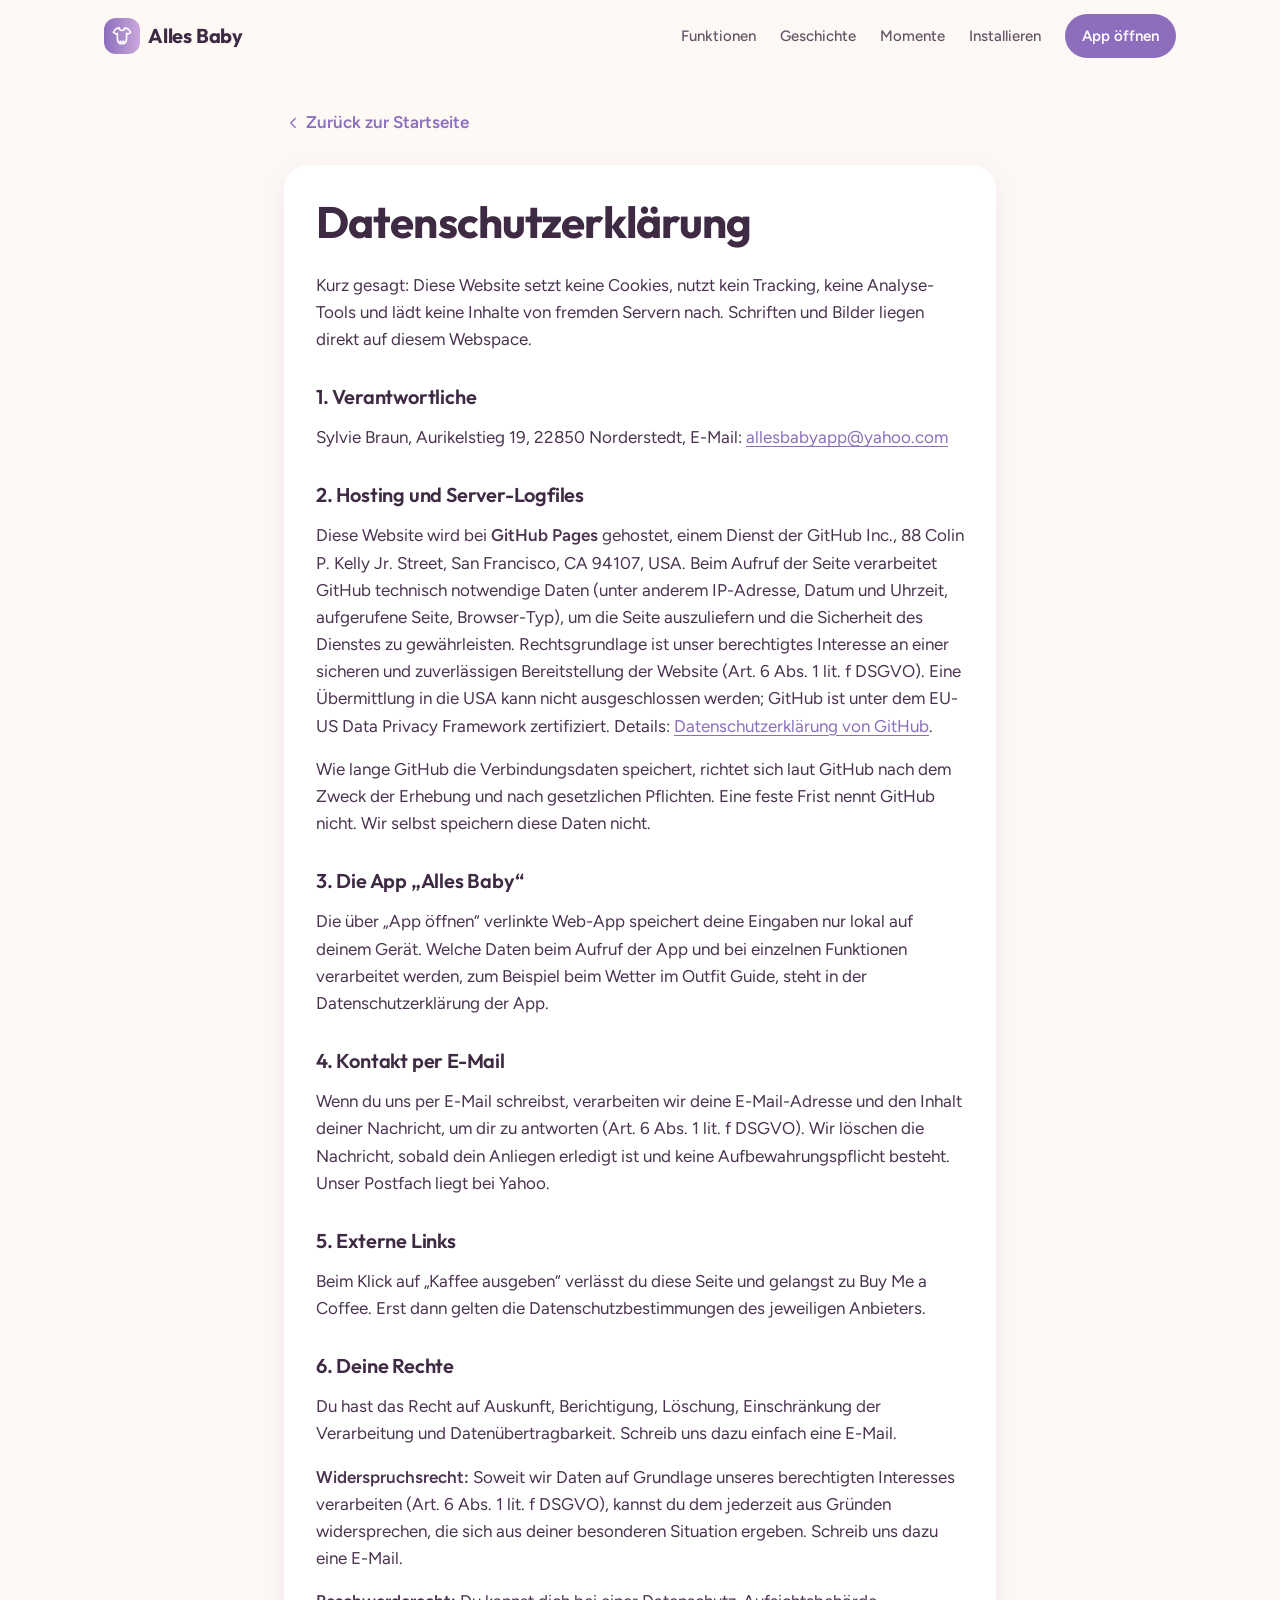
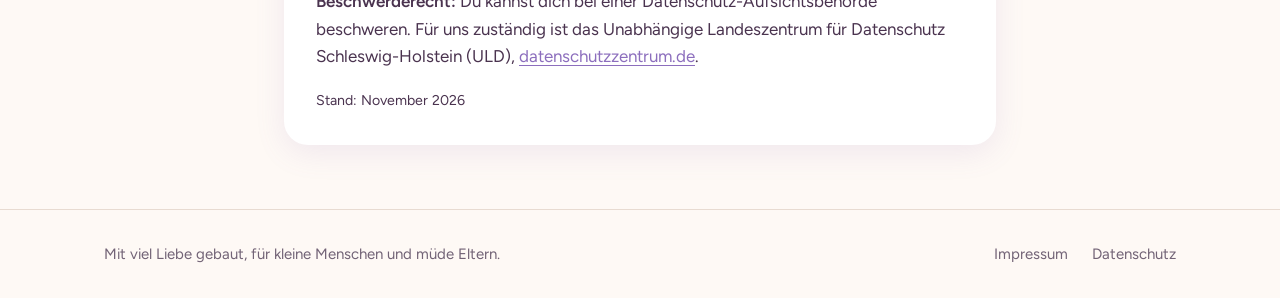
<file: datenschutz.html>
<!DOCTYPE html>
<html lang="de" class="no-js">
<head>
  <meta charset="utf-8">
  <meta name="viewport" content="width=device-width, initial-scale=1">
  <title>Datenschutz · Alles Baby</title>
  <meta name="description" content="Datenschutzerklärung von Alles Baby.">
  <meta name="robots" content="noindex">
  <meta name="theme-color" content="#faf7f2">
  <link rel="canonical" href="https://allesbabyapp.de/datenschutz.html">

  <meta property="og:type" content="website">
  <meta property="og:locale" content="de_DE">
  <meta property="og:site_name" content="Alles Baby">
  <meta property="og:title" content="Alles Baby. Dein persönlicher Begleiter im Babyalltag">
  <meta property="og:description" content="Beikost, Outfits, Meilensteine, Schlaf und mehr. Kostenlos, ohne Konto, alle Daten bleiben auf deinem Gerät.">
  <meta property="og:url" content="https://allesbabyapp.de/">
  <meta property="og:image" content="https://allesbabyapp.de/assets/img/og-image.png">
  <meta name="twitter:card" content="summary_large_image">

  <link rel="icon" href="https://allesbabyapp.de/assets/img/favicon-192.png" sizes="192x192" type="image/png">
  <link rel="icon" href="https://allesbabyapp.de/assets/img/favicon-32.png" sizes="32x32" type="image/png">
  <link rel="icon" href="https://allesbabyapp.de/favicon.ico" sizes="48x48">
  <link rel="apple-touch-icon" href="https://allesbabyapp.de/assets/img/apple-touch-icon.png">
  <link rel="preload" href="assets/fonts/outfit-latin-700-normal.woff2" as="font" type="font/woff2" crossorigin>
  <link rel="preload" href="assets/fonts/figtree-latin-400-normal.woff2" as="font" type="font/woff2" crossorigin>
  <link rel="stylesheet" href="assets/css/style.css">
</head>
<body id="top">
  <a class="skip-link" href="#inhalt">Zum Inhalt springen</a>

  <header class="site-header" id="header">
    <div class="container header-inner">
      <a class="brand" href="./" aria-label="Alles Baby, nach oben">
        <span class="brand-mark"><svg class="icon" xmlns="http://www.w3.org/2000/svg" viewBox="0 0 24 24" fill="none" stroke="currentColor" stroke-width="1.75" stroke-linecap="round" stroke-linejoin="round" aria-hidden="true"><path d="M9 3a3 3 0 0 0 6 0l4 1.5 2.5 3.5-3 2L17 9v6c0 2.5-1.2 4.6-3 5.5h-4C8.2 19.6 7 17.5 7 15V9l-1.5 1-3-2L5 4.5Z"/><circle cx="10.5" cy="18.5" r=".6" fill="currentColor"/><circle cx="13.5" cy="18.5" r=".6" fill="currentColor"/></svg></span>
        Alles Baby
      </a>
      <nav class="main-nav" aria-label="Hauptnavigation">
        <a href="./#funktionen">Funktionen</a>
        <a href="./#geschichte">Geschichte</a>
        <a href="./#momente">Momente</a>
        <a href="./#installieren">Installieren</a>
        <a class="btn btn-sm" href="https://app.allesbabyapp.de" rel="noopener">App öffnen</a>
      </nav>
    </div>
  </header>

  <main id="inhalt" class="legal">
    <div class="container">
      <a class="back-link" href="./"><svg class="icon icon-sm" xmlns="http://www.w3.org/2000/svg" viewBox="0 0 24 24" fill="none" stroke="currentColor" stroke-width="1.75" stroke-linecap="round" stroke-linejoin="round" aria-hidden="true"><path d="m15 18-6-6 6-6" /></svg> Zurück zur Startseite</a>
      <article class="legal-card">
        <h1>Datenschutzerklärung</h1>
        <p>Kurz gesagt: Diese Website setzt keine Cookies, nutzt kein Tracking, keine Analyse-Tools und lädt keine Inhalte von fremden Servern nach. Schriften und Bilder liegen direkt auf diesem Webspace.</p>

        <h2>1. Verantwortliche</h2>
        <p>Sylvie Braun, Aurikelstieg 19, 22850 Norderstedt, E-Mail: <a href="mailto:allesbabyapp@yahoo.com">allesbabyapp@yahoo.com</a></p>

        <h2>2. Hosting und Server-Logfiles</h2>
        <p>Diese Website wird bei <strong>GitHub Pages</strong> gehostet, einem Dienst der GitHub Inc., 88 Colin P. Kelly Jr. Street, San Francisco, CA 94107, USA. Beim Aufruf der Seite verarbeitet GitHub technisch notwendige Daten (unter anderem IP-Adresse, Datum und Uhrzeit, aufgerufene Seite, Browser-Typ), um die Seite auszuliefern und die Sicherheit des Dienstes zu gewährleisten. Rechtsgrundlage ist unser berechtigtes Interesse an einer sicheren und zuverlässigen Bereitstellung der Website (Art. 6 Abs. 1 lit. f DSGVO). Eine Übermittlung in die USA kann nicht ausgeschlossen werden; GitHub ist unter dem EU-US Data Privacy Framework zertifiziert. Details: <a href="https://docs.github.com/de/site-policy/privacy-policies/github-general-privacy-statement" target="_blank" rel="noopener">Datenschutzerklärung von GitHub</a>.</p>
        <p>Wie lange GitHub die Verbindungsdaten speichert, richtet sich laut GitHub nach dem Zweck der Erhebung und nach gesetzlichen Pflichten. Eine feste Frist nennt GitHub nicht. Wir selbst speichern diese Daten nicht.</p>

        <h2>3. Die App „Alles Baby“</h2>
        <p>Die über „App öffnen“ verlinkte Web-App speichert deine Eingaben nur lokal auf deinem Gerät. Welche Daten beim Aufruf der App und bei einzelnen Funktionen verarbeitet werden, zum Beispiel beim Wetter im Outfit Guide, steht in der Datenschutzerklärung der App.</p>

        <h2>4. Kontakt per E-Mail</h2>
        <p>Wenn du uns per E-Mail schreibst, verarbeiten wir deine E-Mail-Adresse und den Inhalt deiner Nachricht, um dir zu antworten (Art. 6 Abs. 1 lit. f DSGVO). Wir löschen die Nachricht, sobald dein Anliegen erledigt ist und keine Aufbewahrungspflicht besteht. Unser Postfach liegt bei Yahoo.</p>

        <h2>5. Externe Links</h2>
        <p>Beim Klick auf „Kaffee ausgeben“ verlässt du diese Seite und gelangst zu Buy Me a Coffee. Erst dann gelten die Datenschutzbestimmungen des jeweiligen Anbieters.</p>

        <h2>6. Deine Rechte</h2>
        <p>Du hast das Recht auf Auskunft, Berichtigung, Löschung, Einschränkung der Verarbeitung und Datenübertragbarkeit. Schreib uns dazu einfach eine E-Mail.</p>
        <p><strong>Widerspruchsrecht:</strong> Soweit wir Daten auf Grundlage unseres berechtigten Interesses verarbeiten (Art. 6 Abs. 1 lit. f DSGVO), kannst du dem jederzeit aus Gründen widersprechen, die sich aus deiner besonderen Situation ergeben. Schreib uns dazu eine E-Mail.</p>
        <p><strong>Beschwerderecht:</strong> Du kannst dich bei einer Datenschutz-Aufsichtsbehörde beschweren. Für uns zuständig ist das Unabhängige Landeszentrum für Datenschutz Schleswig-Holstein (ULD), <a href="https://www.datenschutzzentrum.de" target="_blank" rel="noopener">datenschutzzentrum.de</a>.</p>

        <p><small>Stand: November 2026</small></p>
      </article>
    </div>
  </main>

  <footer class="site-footer">
    <div class="container footer-inner">
      <p>Mit viel Liebe gebaut, für kleine Menschen und müde Eltern.</p>
      <nav class="footer-links" aria-label="Rechtliches">
        <a href="impressum.html">Impressum</a>
        <a href="datenschutz.html">Datenschutz</a>
      </nav>
    </div>
  </footer>

  <script src="assets/js/main.js" defer></script>
</body>
</html>
</file>
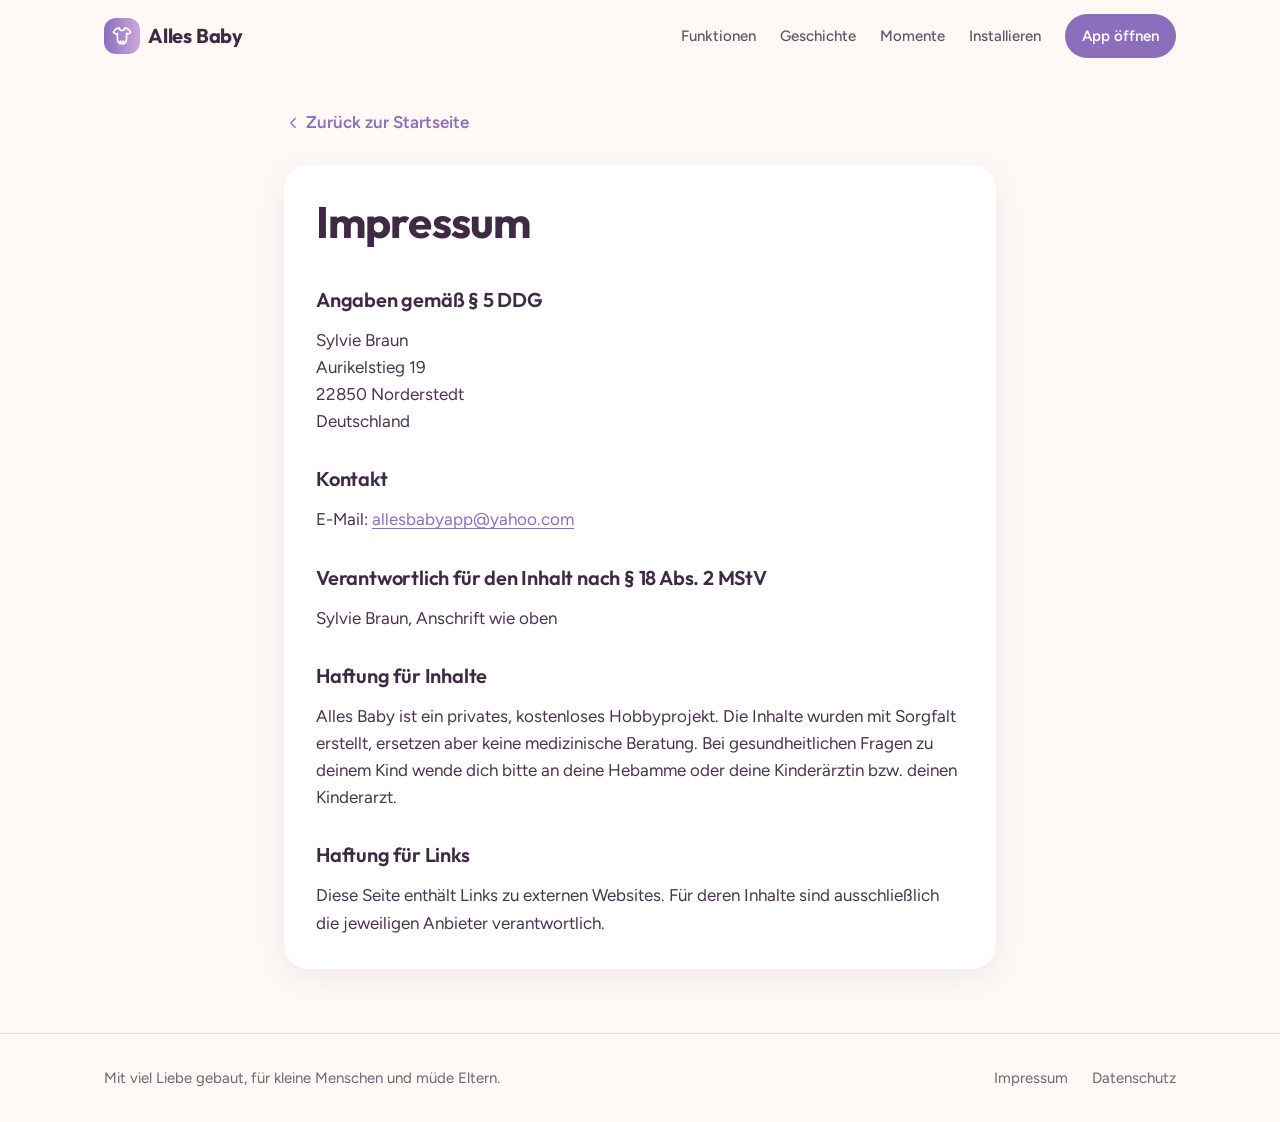
<file: impressum.html>
<!DOCTYPE html>
<html lang="de" class="no-js">
<head>
  <meta charset="utf-8">
  <meta name="viewport" content="width=device-width, initial-scale=1">
  <title>Impressum · Alles Baby</title>
  <meta name="description" content="Impressum von Alles Baby.">
  <meta name="robots" content="noindex">
  <meta name="theme-color" content="#faf7f2">
  <link rel="canonical" href="https://allesbabyapp.de/impressum.html">

  <meta property="og:type" content="website">
  <meta property="og:locale" content="de_DE">
  <meta property="og:site_name" content="Alles Baby">
  <meta property="og:title" content="Alles Baby. Dein persönlicher Begleiter im Babyalltag">
  <meta property="og:description" content="Beikost, Outfits, Meilensteine, Schlaf und mehr. Kostenlos, ohne Konto, alle Daten bleiben auf deinem Gerät.">
  <meta property="og:url" content="https://allesbabyapp.de/">
  <meta property="og:image" content="https://allesbabyapp.de/assets/img/og-image.png">
  <meta name="twitter:card" content="summary_large_image">

  <link rel="icon" href="https://allesbabyapp.de/assets/img/favicon-192.png" sizes="192x192" type="image/png">
  <link rel="icon" href="https://allesbabyapp.de/assets/img/favicon-32.png" sizes="32x32" type="image/png">
  <link rel="icon" href="https://allesbabyapp.de/favicon.ico" sizes="48x48">
  <link rel="apple-touch-icon" href="https://allesbabyapp.de/assets/img/apple-touch-icon.png">
  <link rel="preload" href="assets/fonts/outfit-latin-700-normal.woff2" as="font" type="font/woff2" crossorigin>
  <link rel="preload" href="assets/fonts/figtree-latin-400-normal.woff2" as="font" type="font/woff2" crossorigin>
  <link rel="stylesheet" href="assets/css/style.css">
</head>
<body id="top">
  <a class="skip-link" href="#inhalt">Zum Inhalt springen</a>

  <header class="site-header" id="header">
    <div class="container header-inner">
      <a class="brand" href="./" aria-label="Alles Baby, nach oben">
        <span class="brand-mark"><svg class="icon" xmlns="http://www.w3.org/2000/svg" viewBox="0 0 24 24" fill="none" stroke="currentColor" stroke-width="1.75" stroke-linecap="round" stroke-linejoin="round" aria-hidden="true"><path d="M9 3a3 3 0 0 0 6 0l4 1.5 2.5 3.5-3 2L17 9v6c0 2.5-1.2 4.6-3 5.5h-4C8.2 19.6 7 17.5 7 15V9l-1.5 1-3-2L5 4.5Z"/><circle cx="10.5" cy="18.5" r=".6" fill="currentColor"/><circle cx="13.5" cy="18.5" r=".6" fill="currentColor"/></svg></span>
        Alles Baby
      </a>
      <nav class="main-nav" aria-label="Hauptnavigation">
        <a href="./#funktionen">Funktionen</a>
        <a href="./#geschichte">Geschichte</a>
        <a href="./#momente">Momente</a>
        <a href="./#installieren">Installieren</a>
        <a class="btn btn-sm" href="https://app.allesbabyapp.de" rel="noopener">App öffnen</a>
      </nav>
    </div>
  </header>

  <main id="inhalt" class="legal">
    <div class="container">
      <a class="back-link" href="./"><svg class="icon icon-sm" xmlns="http://www.w3.org/2000/svg" viewBox="0 0 24 24" fill="none" stroke="currentColor" stroke-width="1.75" stroke-linecap="round" stroke-linejoin="round" aria-hidden="true"><path d="m15 18-6-6 6-6" /></svg> Zurück zur Startseite</a>
      <article class="legal-card">
        <h1>Impressum</h1>
        <h2>Angaben gemäß § 5 DDG</h2>
        <p>Sylvie Braun<br>Aurikelstieg 19<br>22850 Norderstedt<br>Deutschland</p>
        <h2>Kontakt</h2>
        <p>E-Mail: <a href="mailto:allesbabyapp@yahoo.com">allesbabyapp@yahoo.com</a></p>
        <h2>Verantwortlich für den Inhalt nach § 18 Abs. 2 MStV</h2>
        <p>Sylvie Braun, Anschrift wie oben</p>
        <h2>Haftung für Inhalte</h2>
        <p>Alles Baby ist ein privates, kostenloses Hobbyprojekt. Die Inhalte wurden mit Sorgfalt erstellt, ersetzen aber keine medizinische Beratung. Bei gesundheitlichen Fragen zu deinem Kind wende dich bitte an deine Hebamme oder deine Kinderärztin bzw. deinen Kinderarzt.</p>
        <h2>Haftung für Links</h2>
        <p>Diese Seite enthält Links zu externen Websites. Für deren Inhalte sind ausschließlich die jeweiligen Anbieter verantwortlich.</p>
      </article>
    </div>
  </main>

  <footer class="site-footer">
    <div class="container footer-inner">
      <p>Mit viel Liebe gebaut, für kleine Menschen und müde Eltern.</p>
      <nav class="footer-links" aria-label="Rechtliches">
        <a href="impressum.html">Impressum</a>
        <a href="datenschutz.html">Datenschutz</a>
      </nav>
    </div>
  </footer>

  <script src="assets/js/main.js" defer></script>
</body>
</html>
</file>
<file: assets/css/style.css>
/* =========================================================
   Alles Baby – Landingpage
   Basis: PWA-Styleguide v1.6 (Farben OKLCH, Outfit/Figtree,
   8px-Grid, Radius 1.25rem, Lucide-Icons stroke 1.75)
   Schriften liegen lokal in /assets/fonts (DSGVO: kein Google-Fonts-Abruf)
   ========================================================= */

@font-face { font-family: "Outfit"; font-weight: 600; font-style: normal; font-display: swap; src: url("../fonts/outfit-latin-600-normal.woff2") format("woff2"); }
@font-face { font-family: "Outfit"; font-weight: 700; font-style: normal; font-display: swap; src: url("../fonts/outfit-latin-700-normal.woff2") format("woff2"); }
@font-face { font-family: "Figtree"; font-weight: 400; font-style: normal; font-display: swap; src: url("../fonts/figtree-latin-400-normal.woff2") format("woff2"); }
@font-face { font-family: "Figtree"; font-weight: 500; font-style: normal; font-display: swap; src: url("../fonts/figtree-latin-500-normal.woff2") format("woff2"); }
@font-face { font-family: "Figtree"; font-weight: 600; font-style: normal; font-display: swap; src: url("../fonts/figtree-latin-600-normal.woff2") format("woff2"); }

/* ---------- 1. Tokens (Styleguide Abschnitt 1, 3, 4, 5, 6) ---------- */
:root {
  /* HEX-Fallback für sehr alte Browser */
  --background: #faf8f5;
  --foreground: #4a3f4a;
  --primary: #9b72cf;
  --primary-foreground: #fdfcfd;
  --primary-glow: #c9a0dc;
  --secondary: #f3eff5;
  --secondary-foreground: #4f3f50;
  --muted: #f4f0f4;
  --muted-foreground: #7d6f7d;
  --accent: #f3e7d9;
  --blossom: #f5e8ec;
  --blossom-foreground: #5a3a48;
  --warm: #f0e8df;
  --warm-foreground: #6b4234;
  --border: #e6e1da;
  --card: #ffffff;

  --font-display: "Outfit", system-ui, sans-serif;
  --font-body: "Figtree", system-ui, sans-serif;

  --radius: 1.25rem;
  --radius-md: calc(var(--radius) - 2px);
  --radius-lg: var(--radius);
  --radius-xl: calc(var(--radius) + 4px);
  --radius-3xl: calc(var(--radius) + 12px);

  --shadow-soft: 0 8px 30px rgb(155 114 207 / 0.12);
  --shadow-lift: 0 12px 40px rgb(155 114 207 / 0.16);
  --transition-soft: 320ms cubic-bezier(0.22, 1, 0.36, 1);

  --icon-size: 24px;
  --icon-stroke-width: 1.75;
  --icon-badge-size: 56px;

  --space-1: 8px;
  --space-2: 16px;
  --space-3: 24px;
  --space-4: 32px;
  --section-y: 64px; /* Abstand zwischen Sektionen: 2 × space-4 */

  --max-w: 1120px;
}

@supports (color: oklch(0 0 0)) {
  :root {
    --background: oklch(0.985 0.008 60);
    --foreground: oklch(0.32 0.05 320);
    --primary: oklch(0.6 0.12 300);
    --primary-foreground: oklch(0.99 0.004 330);
    --primary-glow: oklch(0.78 0.08 315);
    --secondary: oklch(0.96 0.02 330);
    --secondary-foreground: oklch(0.36 0.055 320);
    --muted: oklch(0.96 0.015 330);
    --muted-foreground: oklch(0.52 0.035 320);
    --accent: oklch(0.93 0.04 60);
    --blossom: oklch(0.95 0.035 350);
    --blossom-foreground: oklch(0.36 0.06 350);
    --warm: oklch(0.92 0.05 70);
    --warm-foreground: oklch(0.38 0.06 30);
    --border: oklch(0.9 0.02 60);
    --shadow-soft: 0 8px 30px oklch(0.6 0.12 300 / 0.12);
    --shadow-lift: 0 12px 40px oklch(0.6 0.12 300 / 0.16);
  }
}

:root {
  --gradient-hero: linear-gradient(135deg, var(--blossom), var(--warm), var(--primary-glow));
  --gradient-primary: linear-gradient(90deg, var(--primary), var(--primary-glow));
  --gradient-soft: linear-gradient(180deg, var(--secondary), var(--background));
  --gradient-warm: linear-gradient(180deg, var(--warm), var(--background));
}

/* ---------- 2. Basis ---------- */
*, *::before, *::after { box-sizing: border-box; }
html { scroll-behavior: smooth; scroll-padding-top: 80px; -webkit-text-size-adjust: 100%; }
@media (prefers-reduced-motion: reduce) { html { scroll-behavior: auto; } * { transition: none !important; animation: none !important; } }
body {
  margin: 0;
  font-family: var(--font-body);
  font-size: 17px;
  line-height: 1.6;
  color: var(--foreground);
  background: var(--background);
  -webkit-font-smoothing: antialiased;
}
img, svg { display: block; max-width: 100%; }
a { color: var(--primary); text-decoration-thickness: 1px; text-underline-offset: 3px; }
h1, h2, h3, .headline {
  font-family: var(--font-display);
  font-weight: 600;
  letter-spacing: -0.01em;
  color: var(--foreground);
  line-height: 1.15;
  margin: 0;
}
h1 { font-size: clamp(2.5rem, 6vw, 4.25rem); font-weight: 700; letter-spacing: -0.02em; }
h2 { font-size: clamp(1.875rem, 4vw, 2.75rem); }
h3 { font-size: 1.25rem; }
p { margin: 0; }
.container { width: 100%; max-width: var(--max-w); margin: 0 auto; padding: 0 var(--space-3); }
.skip-link { position: absolute; left: -9999px; top: var(--space-1); background: var(--card); padding: var(--space-1) var(--space-2); border-radius: var(--radius-md); z-index: 1000; }
.skip-link:focus { left: var(--space-1); }
:focus-visible { outline: 2px solid var(--primary); outline-offset: 3px; border-radius: 6px; }
.text-gradient { background: var(--gradient-primary); -webkit-background-clip: text; background-clip: text; color: transparent; }
.kicker {
  display: inline-flex; align-items: center; gap: var(--space-1);
  font-size: 0.8125rem; font-weight: 600; letter-spacing: 0.04em; text-transform: uppercase;
  color: var(--primary);
  background: var(--secondary); padding: 6px 14px; border-radius: 999px; justify-self: start; width: fit-content;
}
.lead { font-size: 1.125rem; color: var(--muted-foreground); }
.section { padding: var(--section-y) 0; }
.section-head { max-width: 680px; margin: 0 auto var(--space-4) auto; text-align: center; display: grid; gap: var(--space-2); }

/* Icons (Styleguide Abschnitt 4) */
.icon { width: var(--icon-size); height: var(--icon-size); stroke-width: var(--icon-stroke-width); flex-shrink: 0; }
.icon-sm { width: 18px; height: 18px; }
.icon-badge {
  width: var(--icon-badge-size); height: var(--icon-badge-size);
  border-radius: 50%; background: var(--secondary); color: var(--primary);
  display: flex; align-items: center; justify-content: center; flex-shrink: 0;
}
.icon-badge.blossom { background: var(--blossom); }
.icon-badge.white { background: var(--card); }

/* ---------- 3. Buttons (Styleguide Abschnitt 8) ---------- */
.btn {
  display: inline-flex; align-items: center; justify-content: center; gap: var(--space-1);
  min-height: 50px; padding: 0 var(--space-3);
  border-radius: var(--radius-xl); border: 1.5px solid transparent;
  background: var(--primary); color: var(--primary-foreground);
  font-family: var(--font-body); font-weight: 600; font-size: 1rem; text-decoration: none;
  cursor: pointer; white-space: nowrap;
  transition: background var(--transition-soft), box-shadow var(--transition-soft), transform var(--transition-soft), color var(--transition-soft);
}
.btn:hover { background: var(--primary-glow); box-shadow: var(--shadow-lift); }
.btn:active { transform: scale(0.98); }
.btn-ghost { background: var(--card); color: var(--primary); border-color: var(--border); }
.btn-ghost:hover { background: var(--secondary); color: var(--primary); }
.btn-sm { min-height: 44px; padding: 0 var(--space-2); font-size: 0.9375rem; }
.button-row { display: flex; flex-wrap: wrap; gap: var(--space-1); }

/* ---------- 4. Header (Glassmorphism, Abschnitt 9) ---------- */
.site-header {
  position: sticky; top: 0; z-index: 100;
  background: rgb(250 248 245 / 0.72);
  background: oklch(0.985 0.008 60 / 0.72);
  -webkit-backdrop-filter: blur(10px); backdrop-filter: blur(10px);
  border-bottom: 1px solid transparent;
  transition: border-color var(--transition-soft), box-shadow var(--transition-soft);
}
.site-header.scrolled { border-bottom-color: var(--border); }
.header-inner { display: flex; align-items: center; justify-content: space-between; gap: var(--space-2); height: 72px; }
.brand { display: inline-flex; align-items: center; gap: var(--space-1); text-decoration: none; color: var(--foreground); font-family: var(--font-display); font-weight: 700; font-size: 1.25rem; letter-spacing: -0.01em; }
.brand-mark { width: 36px; height: 36px; border-radius: 12px; background: var(--gradient-primary); color: var(--primary-foreground); display: flex; align-items: center; justify-content: center; }
.brand-mark svg { width: 22px; height: 22px; }
.main-nav { display: flex; align-items: center; gap: var(--space-3); }
.main-nav a:not(.btn) { color: var(--foreground); text-decoration: none; font-weight: 500; font-size: 0.9375rem; opacity: .8; transition: opacity var(--transition-soft), color var(--transition-soft); }
.main-nav a:not(.btn):hover { color: var(--primary); opacity: 1; }
@media (max-width: 820px) { .main-nav a:not(.btn) { display: none; } }

/* ---------- 5. Hero ---------- */
.hero { position: relative; overflow: hidden; padding: var(--space-4) 0 var(--space-3); }
.hero-bg { position: absolute; inset: 0; z-index: -1; background: var(--gradient-soft); }
.blob { position: absolute; border-radius: 50%; filter: blur(60px); opacity: .7; }
.blob-1 { width: 520px; height: 520px; background: var(--blossom); top: -160px; right: -120px; }
.blob-2 { width: 420px; height: 420px; background: var(--primary-glow); opacity: .35; top: 180px; right: 200px; }
.blob-3 { width: 380px; height: 380px; background: var(--warm); bottom: -120px; left: -120px; }
.hero-grid { display: grid; grid-template-columns: 1.1fr 0.9fr; gap: var(--space-4); align-items: center; }
.hero-copy { display: grid; gap: var(--space-3); }
.hero-copy h1 span { display: block; }
.hero-copy .lead { max-width: 540px; }
@media (max-width: 900px) {
  .hero { padding-top: var(--space-4); }
  .hero-grid { grid-template-columns: 1fr; }
}

.hero-actions { display: flex; flex-wrap: wrap; align-items: center; gap: var(--space-3); }
.text-link { display: inline-flex; align-items: center; gap: 4px; font-weight: 600; text-decoration: none; color: var(--primary); min-height: 44px; }
.text-link:hover { text-decoration: underline; }
.text-link .icon { transition: transform var(--transition-soft); }
.text-link:hover .icon { transform: translateX(3px); }

/* Weicher Übergang: Verlauf blendet unten in den Seitenhintergrund aus */
.hero-bg { -webkit-mask-image: linear-gradient(to bottom, #000 55%, transparent 100%); mask-image: linear-gradient(to bottom, #000 55%, transparent 100%); }

/* Handy-Mockup (aufgebaut nach Styleguide: Header, Cards, Bottom-Nav) */
.phone-wrap { position: relative; display: flex; justify-content: center; padding: var(--space-3) 0; }
.phone {
  position: relative; width: 300px; max-width: 100%; aspect-ratio: 9 / 19;
  background: #2b2430; border-radius: 52px; padding: 11px;
  box-shadow: 0 30px 60px rgb(74 63 74 / .22), 0 10px 24px rgb(155 114 207 / .18), inset 0 0 0 2px #4a3f4a;
}
.phone-btn { position: absolute; width: 4px; background: #2b2430; border-radius: 2px; }
.phone-btn-l1 { left: -3px; top: 120px; height: 34px; }
.phone-btn-l2 { left: -3px; top: 168px; height: 56px; }
.phone-btn-r { right: -3px; top: 150px; height: 78px; }
.phone { height: auto; aspect-ratio: auto; --s: 0.7128; }
.phone-screen { position: relative; width: 278px; height: 602px; background: var(--background); border-radius: 42px; overflow: hidden; }
/* App-Ansicht in Originalgröße (390 × 844) gebaut und skaliert */
.app { width: 390px; height: 844px; transform: scale(var(--s)); transform-origin: 0 0; display: flex; flex-direction: column; background: var(--background); font-size: 16px; }
.app svg { stroke-width: 1.75; }
.app-status { display: flex; align-items: center; justify-content: space-between; padding: 18px 34px 8px; font-size: 17px; font-weight: 600; }
.app-island { width: 120px; height: 34px; background: #2b2430; border-radius: 999px; }
.app-sys { display: flex; align-items: flex-end; gap: 2px; }
.app-sys i { display: block; width: 4px; background: var(--foreground); border-radius: 1px; }
.app-sys i:nth-child(1) { height: 5px; } .app-sys i:nth-child(2) { height: 8px; } .app-sys i:nth-child(3) { height: 11px; } .app-sys i:nth-child(4) { height: 14px; }
.app-sys b { display: block; width: 26px; height: 13px; border-radius: 4px; background: var(--foreground); margin-left: 6px; }
.app-hdr { display: flex; align-items: center; gap: 18px; padding: 16px 24px 22px; background: linear-gradient(100deg, var(--secondary), var(--blossom) 45%, #ece3f3); }
.app-av { width: 64px; height: 64px; border-radius: 50%; background: var(--card); color: var(--primary); display: flex; align-items: center; justify-content: center; box-shadow: 0 0 0 3px rgb(255 255 255 / .6); }
.app-av svg { width: 34px; height: 34px; }
.app-hdr strong { display: block; font-family: var(--font-display); font-weight: 700; font-size: 32px; line-height: 1.05; }
.app-hdr small { color: var(--muted-foreground); font-size: 15px; }
.app-body { flex: 1; padding: 18px 16px; display: grid; gap: 16px; align-content: start; overflow: hidden; }
.app-card { background: var(--card); border-radius: 26px; box-shadow: var(--shadow-soft); padding: 20px; }
.app-card h4 { display: flex; align-items: center; gap: 10px; margin: 0 0 10px; font-family: var(--font-display); font-weight: 600; font-size: 18px; }
.app-card h4 svg { width: 22px; height: 22px; color: var(--primary); }
.app-spoon { background: linear-gradient(180deg, #f6e1c8, var(--blossom)); }
.app-recipe { display: flex; align-items: center; gap: 8px; font-family: var(--font-display); font-weight: 600; font-size: 23px; line-height: 1.2; margin: 4px 0 6px; }
.app-recipe svg { width: 24px; height: 24px; }
.app-meta { font-size: 14px; color: var(--muted-foreground); margin: 0 0 14px; }
.app-btns { display: flex; gap: 8px; }
.app-btn { flex: 1 1 auto; display: flex; align-items: center; justify-content: center; height: 50px; padding: 0 20px; white-space: nowrap; border-radius: 25px; background: var(--primary); color: var(--primary-foreground); font-weight: 600; font-size: 14px; border: 1.5px solid var(--primary); }
.app-btn.ghost { background: transparent; color: var(--foreground); }
.app-outfit { background: linear-gradient(180deg, var(--secondary), var(--card)); }
.app-uv { margin-left: auto; font-style: normal; font-family: var(--font-body); font-size: 13px; font-weight: 600; background: var(--primary); color: var(--primary-foreground); padding: 4px 14px; border-radius: 999px; }
.app-tiles { display: grid; grid-template-columns: repeat(4, 1fr); gap: 8px; margin-bottom: 12px; }
.app-tiles span { display: flex; flex-direction: column; align-items: center; gap: 6px; padding: 12px 2px 10px; border-radius: 18px; background: var(--blossom); font-size: 11.5px; font-weight: 500; }
.app-tiles svg { width: 26px; height: 26px; }
.app-chip { display: inline-block; background: var(--blossom); border-radius: 14px; padding: 10px 18px; font-weight: 500; font-size: 15px; }
.app-phase { font-family: var(--font-display); font-weight: 600; font-size: 21px; margin: 2px 0 4px; }
.app-nav { display: flex; padding: 8px 8px 30px; background: rgb(250 248 245 / .96); border-top: 1px solid var(--border); }
.app-nav span { flex: 1; display: flex; flex-direction: column; align-items: center; gap: 3px; font-size: 12px; color: var(--muted-foreground); }
.app-nav i { display: flex; padding: 4px 10px; border-radius: 999px; }
.app-nav i svg { width: 24px; height: 24px; }
.app-nav .on { color: var(--primary); font-weight: 600; }
.app-nav .on i { background: var(--secondary); }
@media (max-width: 480px) { .phone { width: 270px; --s: 0.6359; } .phone-screen { width: 248px; height: 537px; border-radius: 38px; } }

/* Schwebende Deko rund ums Handy */
.deco { position: absolute; z-index: 1; width: 64px; height: 64px; border-radius: 50%; background: var(--card); color: var(--primary); box-shadow: var(--shadow-lift); display: flex; align-items: center; justify-content: center; animation: float 6s ease-in-out infinite; }
.deco svg { width: 28px; height: 28px; }
.deco-moon { top: 12%; left: calc(50% - 210px); background: var(--secondary); }
.deco-leaf { bottom: 18%; left: calc(50% - 200px); background: var(--warm); animation-delay: -2s; }
.deco-heart { top: 34%; right: calc(50% - 210px); background: var(--blossom); animation-delay: -4s; width: 52px; height: 52px; }
@keyframes float { 0%, 100% { transform: translateY(0); } 50% { transform: translateY(-10px); } }
@media (max-width: 480px) { .deco { display: none; } }

/* ---------- 6. Werte (im Hero) ---------- */
.hero .values-grid { margin-top: var(--space-3); }
.values-grid { display: grid; grid-template-columns: repeat(3, 1fr); gap: var(--space-3); }
.value { display: flex; gap: var(--space-2); align-items: flex-start; }
.value strong { font-family: var(--font-display); font-weight: 600; font-size: 1.125rem; display: block; margin-bottom: 4px; }
.value p { color: var(--muted-foreground); font-size: 0.9375rem; }
@media (max-width: 820px) { .values-grid { grid-template-columns: 1fr; } }

/* ---------- 7. Funktionen ---------- */
.features { background: linear-gradient(180deg, var(--background), var(--card) 160px); }
.features-grid { display: grid; grid-template-columns: repeat(3, 1fr); gap: var(--space-3); }
.feature-card {
  background: var(--secondary); border-radius: var(--radius-xl); box-shadow: var(--shadow-soft);
  padding: var(--space-3); display: grid; gap: var(--space-2); align-content: start;
  transition: transform var(--transition-soft), box-shadow var(--transition-soft);
}
.feature-card:hover { transform: translateY(-4px); box-shadow: var(--shadow-lift); }
.feature-card .icon-badge { background: var(--card); }
.feature-card p { color: var(--secondary-foreground); font-size: 0.9375rem; }
.feature-card.wide { grid-column: span 3; display: flex; align-items: center; gap: var(--space-3); background: var(--gradient-hero); }
.feature-card.wide > div:last-child { display: grid; gap: 4px; }
@media (max-width: 900px) { .features-grid { grid-template-columns: 1fr 1fr; } .feature-card.wide { grid-column: span 2; } }
@media (max-width: 600px) { .features-grid { grid-template-columns: 1fr; } .feature-card.wide { grid-column: span 1; flex-direction: column; align-items: flex-start; } }

/* ---------- 8. Momente ---------- */
.moments { background: linear-gradient(180deg, var(--card) 0%, var(--warm) 28%, var(--warm) 55%, var(--background) 100%); }
.moments-grid { display: grid; grid-template-columns: repeat(4, 1fr); gap: var(--space-3); }
.moment {
  border-radius: var(--radius-xl); padding: var(--space-3); display: grid; gap: var(--space-2); align-content: start;
  background: var(--card); box-shadow: var(--shadow-soft);
}
.moment .moment-time { font-family: var(--font-display); font-weight: 700; font-size: 1.5rem; line-height: 1.1; }
.moment p { font-size: 0.9375rem; color: var(--muted-foreground); }
.moment .moment-tag { justify-self: start; font-size: 0.8125rem; font-weight: 600; color: var(--secondary-foreground); background: var(--secondary); padding: 4px 12px; border-radius: 999px; }
.moment { padding: var(--space-2); }
.moment > :not(.moment-illu) { margin: 0 var(--space-1); }
.moment > :last-child { margin-bottom: var(--space-1); }
.moment-illu { width: 100%; height: auto; border-radius: var(--radius-lg); }
@media (max-width: 1000px) { .moments-grid { grid-template-columns: 1fr 1fr; } }
@media (max-width: 600px) { .moments-grid { grid-template-columns: 1fr; } }

/* ---------- 9. Geschichte ---------- */
.story-grid { display: grid; grid-template-columns: 1.4fr 1fr; gap: 64px; align-items: center; }
.story-copy { display: grid; gap: var(--space-3); }
.story-copy p { color: var(--muted-foreground); }
.story-visual { width: 100%; max-width: 380px; height: auto; justify-self: end; border-radius: var(--radius-3xl); box-shadow: var(--shadow-soft); }
blockquote.quote {
  /* Styleguide 2.1: "Tipp groß", Verlauf Lila→Rosé mit angeschnittenen Deko-Kreisen, keine Akzentlinie */
  position: relative; overflow: hidden; margin: 0; border-radius: var(--radius-xl); padding: var(--space-3);
  background: linear-gradient(135deg, oklch(0.95 0.025 300), oklch(0.965 0.02 355));
}
blockquote.quote::before, blockquote.quote::after { content: ""; position: absolute; border-radius: 50%; background: rgb(255 255 255 / .45); pointer-events: none; }
blockquote.quote::before { width: 120px; height: 120px; right: -40px; top: -50px; }
blockquote.quote::after { width: 72px; height: 72px; right: 36px; bottom: -40px; }
blockquote.quote > * { position: relative; }
blockquote.quote p { color: var(--blossom-foreground); font-size: 1.0625rem; font-style: italic; }
blockquote.quote footer { margin-top: var(--space-1); font-size: 0.875rem; font-weight: 600; color: var(--blossom-foreground); }
@media (max-width: 900px) { .story-grid { grid-template-columns: 1fr; } .story-visual { max-width: 300px; justify-self: center; order: 2; } }

/* ---------- 10. Installieren ---------- */
.install { background: linear-gradient(180deg, var(--background) 0%, var(--secondary) 25%, var(--secondary) 70%, var(--background) 100%); }
.install-grid { display: grid; grid-template-columns: 1fr 1fr; gap: var(--space-3); margin-bottom: var(--space-3); }
.platform-card { background: var(--card); border-radius: var(--radius-xl); box-shadow: var(--shadow-soft); padding: var(--space-3); display: grid; gap: var(--space-2); align-content: start; }
.platform-card header { display: flex; align-items: center; gap: var(--space-2); }
.platform-card ol { margin: 0; padding-left: 1.25em; display: grid; gap: var(--space-1); color: var(--secondary-foreground); }
.platform-card ol li::marker { color: var(--primary); font-weight: 600; }
.inline-icon { display: inline-flex; vertical-align: -3px; color: var(--primary); }
.inline-icon svg { width: 18px; height: 18px; }
.steps { display: grid; grid-template-columns: repeat(3, 1fr); gap: var(--space-3); margin-bottom: var(--space-3); counter-reset: step; }
.step { display: grid; gap: var(--space-1); text-align: center; justify-items: center; align-content: start; }
.step-num {
  width: 48px; height: 48px; border-radius: 50%; background: var(--primary); color: var(--primary-foreground);
  font-family: var(--font-display); font-weight: 700; font-size: 1.25rem; display: flex; align-items: center; justify-content: center;
  box-shadow: var(--shadow-lift);
}
.step p { color: var(--muted-foreground); font-size: 0.9375rem; max-width: 280px; }
.install-cta { display: flex; flex-wrap: wrap; justify-content: center; align-items: center; gap: var(--space-4); }
.qr-card { display: flex; align-items: center; gap: var(--space-2); background: var(--card); border-radius: var(--radius-xl); box-shadow: var(--shadow-soft); padding: var(--space-2); max-width: 360px; }
.qr-card img { width: 96px; height: 96px; flex-shrink: 0; }
.qr-card p { font-size: 0.875rem; color: var(--muted-foreground); }
.qr-card strong { color: var(--foreground); }
@media (max-width: 900px), (pointer: coarse) { .qr-card { display: none; } }
@media (max-width: 760px) { .install-grid, .steps { grid-template-columns: 1fr; } }

/* ---------- 11. Kaffee ---------- */
.coffee-card {
  max-width: 820px; margin: 0 auto; background: var(--warm); color: var(--warm-foreground);
  border-radius: var(--radius-3xl); padding: var(--space-4); display: flex; gap: var(--space-3); align-items: center;
}
.coffee-card h2 { color: var(--warm-foreground); font-size: clamp(1.5rem, 3vw, 2rem); margin-bottom: var(--space-1); }
.coffee-card p { opacity: .9; }
.coffee-card .icon-badge { background: var(--card); width: 72px; height: 72px; }
.coffee-card .icon-badge svg { width: 32px; height: 32px; }
.coffee-card .btn { margin-left: auto; }
@media (max-width: 760px) { .coffee-card { flex-direction: column; align-items: flex-start; padding: var(--space-3); } .coffee-card .btn { margin-left: 0; } }

/* ---------- 12. Footer ---------- */
.site-footer { padding: var(--space-4) 0; border-top: 1px solid var(--border); font-size: 0.9375rem; color: var(--muted-foreground); }
.footer-inner { display: flex; flex-wrap: wrap; gap: var(--space-2); align-items: center; justify-content: space-between; }
.footer-links { display: flex; gap: var(--space-3); }
.footer-links a { color: var(--muted-foreground); text-decoration: none; }
.footer-links a:hover { color: var(--primary); }

/* ---------- 13. Rechtstexte ---------- */
.legal { padding: var(--space-4) 0 var(--section-y); }
.legal .container { max-width: 760px; }
.legal-card { background: var(--card); border-radius: var(--radius-xl); box-shadow: var(--shadow-soft); padding: var(--space-4); display: grid; gap: var(--space-2); }
.legal h1 { font-size: clamp(2rem, 5vw, 2.75rem); margin-bottom: var(--space-1); }
.legal h2 { font-size: 1.25rem; margin-top: var(--space-2); }
.legal p, .legal li { color: var(--secondary-foreground); }
.legal ul { margin: 0; padding-left: 1.25em; display: grid; gap: 4px; }
.placeholder { background: var(--blossom); color: var(--blossom-foreground); padding: 0 6px; border-radius: 6px; font-weight: 600; }
.back-link { display: inline-flex; align-items: center; gap: 4px; font-weight: 600; text-decoration: none; margin-bottom: var(--space-3); height: 36px; }
@media (max-width: 600px) { .legal-card { padding: var(--space-3); } }

/* ---------- 14. Einblenden beim Scrollen ---------- */
.reveal { opacity: 0; transform: translateY(16px); transition: opacity 600ms cubic-bezier(0.22, 1, 0.36, 1), transform 600ms cubic-bezier(0.22, 1, 0.36, 1); }
.reveal.visible { opacity: 1; transform: none; }
.no-js .reveal { opacity: 1; transform: none; }

@media (max-width: 600px) {
  body { font-size: 16px; }
  :root { --section-y: 48px; }
  .container { padding: 0 var(--space-2); }
  .hero-copy .button-row .btn { flex: 1 1 auto; }
}
.section-head .kicker { justify-self: center; }
.moment { grid-template-rows: auto auto 1fr auto; }
.moment .moment-tag { align-self: end; }
</file>
